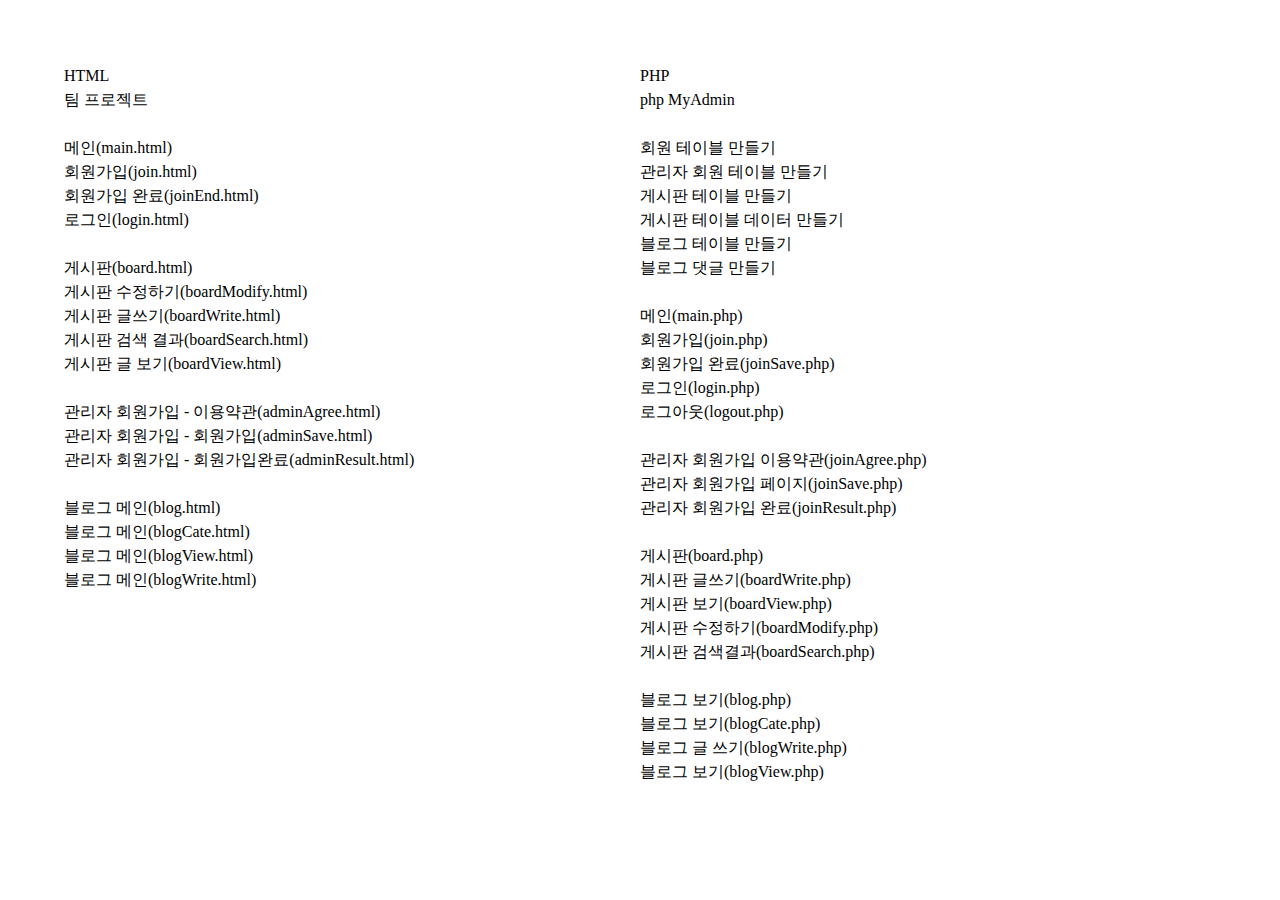
<file: index.html>
<!DOCTYPE html>
<html lang="ko">
<head>
    <meta charset="UTF-8">
    <meta http-equiv="X-UA-Compatible" content="IE=edge">
    <meta name="viewport" content="width=device-width, initial-scale=1.0">
    <title>PHP Class</title>
    <link rel="stylesheet" href="html/assets/css/style.css">
    <style>
        .wrap {
            padding: 5%;
            display: flex;
        }
        .wrap > div {
            width: 50%;
        }
        a:hover {
            text-decoration: underline;
            text-underline-position: under;
        }
    </style>
</head>
<body>
    <div>
        <div class="wrap">
            <div>
                <h2>HTML</h2>
                <ul>
                    <li><a href="back/index.html">팀 프로젝트</a></li><br>
                </ul>
                <ul>
                    <li><a href="html/main.html">메인(main.html)</a></li>
                    <li><a href="html/join.html">회원가입(join.html)</a></li>
                    <li><a href="html/joinEnd.html">회원가입 완료(joinEnd.html)</a></li>
                    <li><a href="html/login.html">로그인(login.html)</a></li><br>
                    <li><a href="html/board.html">게시판(board.html)</a></li>
                    <li><a href="html/boardModify.html">게시판 수정하기(boardModify.html)</a></li>
                    <li><a href="html/boardWrite.html">게시판 글쓰기(boardWrite.html)</a></li>
                    <li><a href="html/boardSearch.html">게시판 검색 결과(boardSearch.html)</a></li>
                    <li><a href="html/boardView.html">게시판 글 보기(boardView.html)</a></li><br>
                    <li><a href="html/adminAgree.html">관리자 회원가입 - 이용약관(adminAgree.html)</a></li>
                    <li><a href="html/adminSave.html">관리자 회원가입 - 회원가입(adminSave.html)</a></li>
                    <li><a href="html/adminResult.html">관리자 회원가입 - 회원가입완료(adminResult.html)</a></li><br>

                    <li><a href="html/blog.html">블로그 메인(blog.html)</a></li>
                    <li><a href="html/blogCate.html">블로그 메인(blogCate.html)</a></li>
                    <li><a href="html/blogView.html">블로그 메인(blogView.html)</a></li>
                    <li><a href="html/blogWrite.html">블로그 메인(blogWrite.html)</a></li>
                </ul>
            </div>
            <div>
                <h2>PHP</h2>
                <ul>
                    <li><a href="http://localhost/phpMyAdmin/index.php">php MyAdmin</a></li><br>
                    <li><a href="create/createMember.php">회원 테이블 만들기</a></li>
                    <li><a href="create/createAdminMember.php">관리자 회원 테이블 만들기</a></li>
                    <li><a href="create/createBoard.php">게시판 테이블 만들기</a></li>
                    <li><a href="create/createBoardData.php">게시판 테이블 데이터 만들기</a></li>
                    <li><a href="create/createBlog.php">블로그 테이블 만들기</a></li>
                    <li><a href="create/createBlogComment.php">블로그 댓글 만들기</a></li>
                </ul><br>
                <ul>
                    <li><a href="main/main.php">메인(main.php)</a></li>
                    <li><a href="join/join.php">회원가입(join.php)</a></li>
                    <li><a href="join/joinSave.php">회원가입 완료(joinSave.php)</a></li>
                    <li><a href="login/login.php">로그인(login.php)</a></li>
                    <li><a href="login/logout.php">로그아웃(logout.php)</a></li><br>
                    <li><a href="admin/joinAgree.php">관리자 회원가입 이용약관(joinAgree.php)</a></li>
                    <li><a href="admin/joinSave.php">관리자 회원가입 페이지(joinSave.php)</a></li>
                    <li><a href="admin/joinResult.php">관리자 회원가입 완료(joinResult.php)</a></li><br>

                    <li><a href="board/board.php">게시판(board.php)</a></li>
                    <li><a href="board/boardWrite.php">게시판 글쓰기(boardWrite.php)</a></li>
                    <li><a href="board/boardView.php">게시판 보기(boardView.php)</a></li>
                    <li><a href="board/boardModify.php">게시판 수정하기(boardModify.php)</a></li>
                    <li><a href="board/boardSearch.php">게시판 검색결과(boardSearch.php)</a></li><br>

                    <li><a href="blog/blog.php">블로그 보기(blog.php)</a></li>
                    <li><a href="blog/blogCate.php">블로그 보기(blogCate.php)</a></li>
                    <li><a href="blog/blogWrite.php">블로그 글 쓰기(blogWrite.php)</a></li>
                    <li><a href="blog/blogView.php">블로그 보기(blogView.php)</a></li>
                </ul>
            </div>
        </div>
    </div>
</body>
</html>
</file>
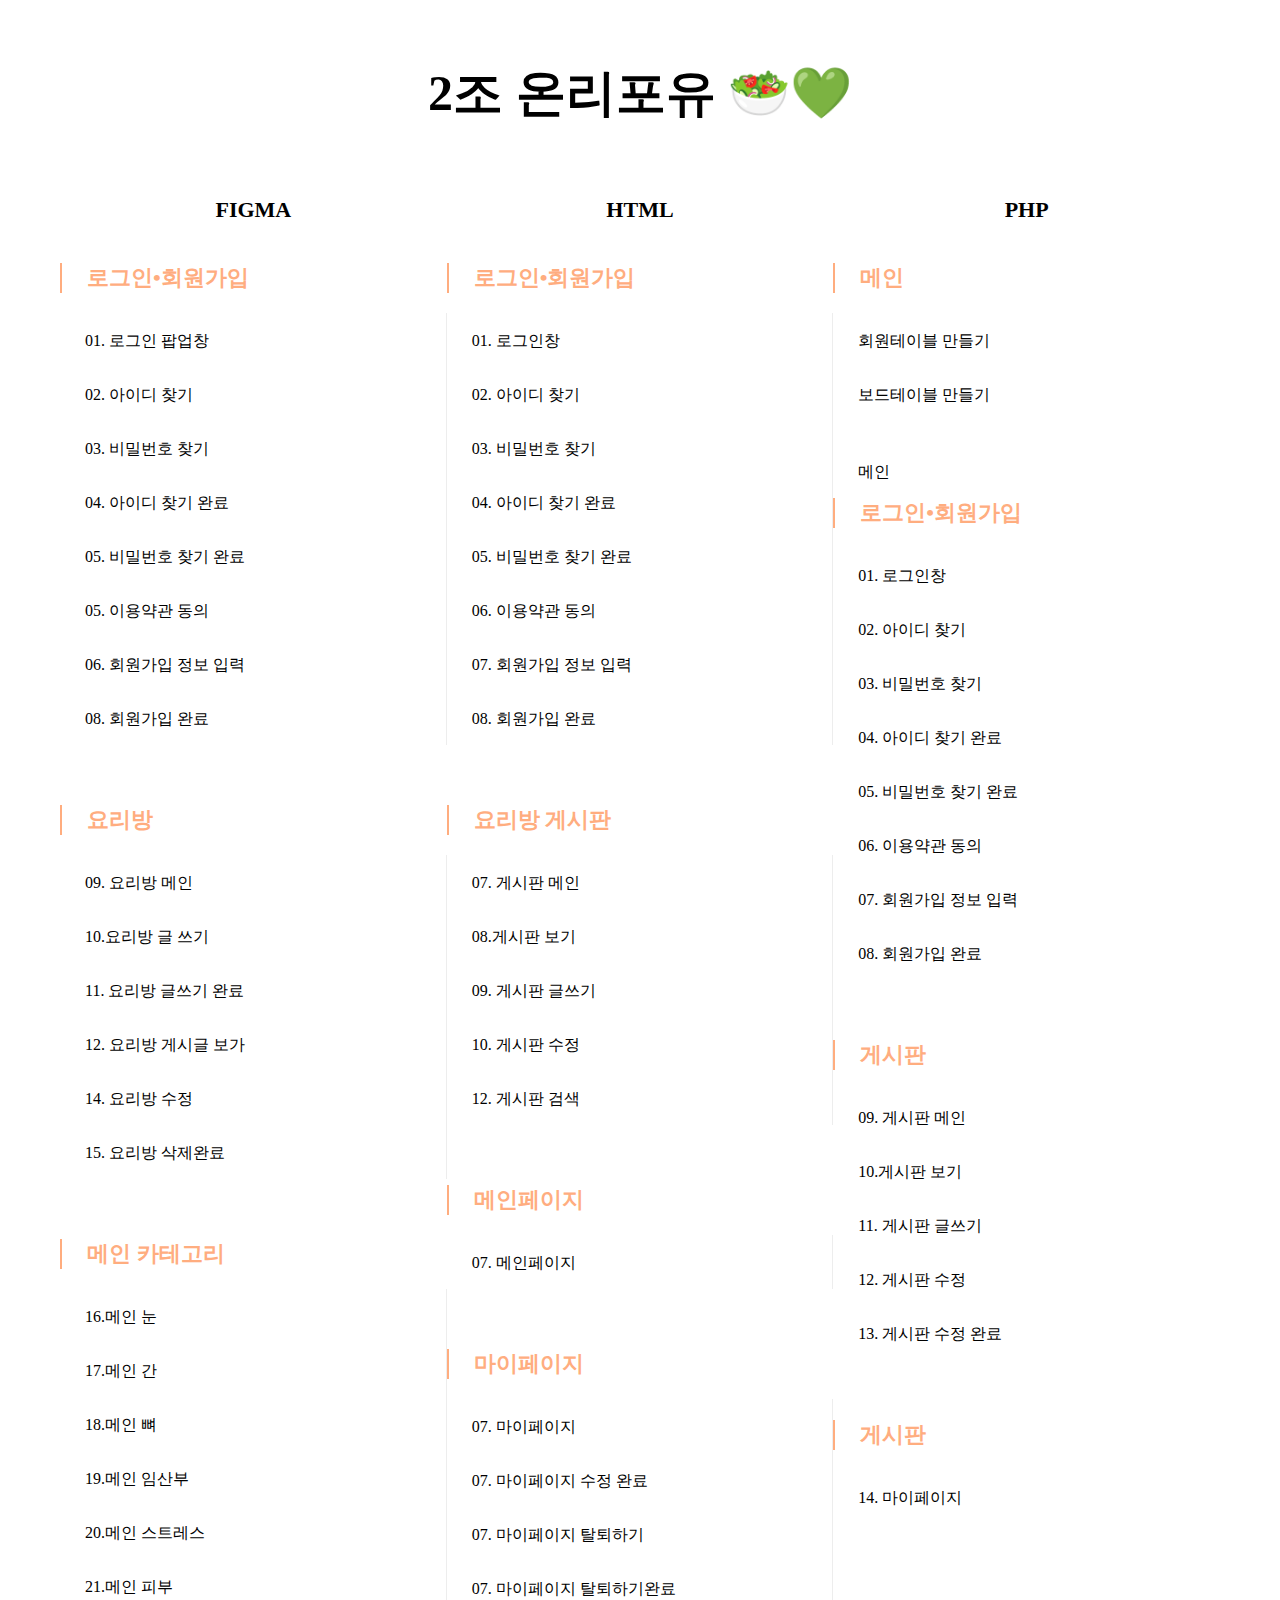
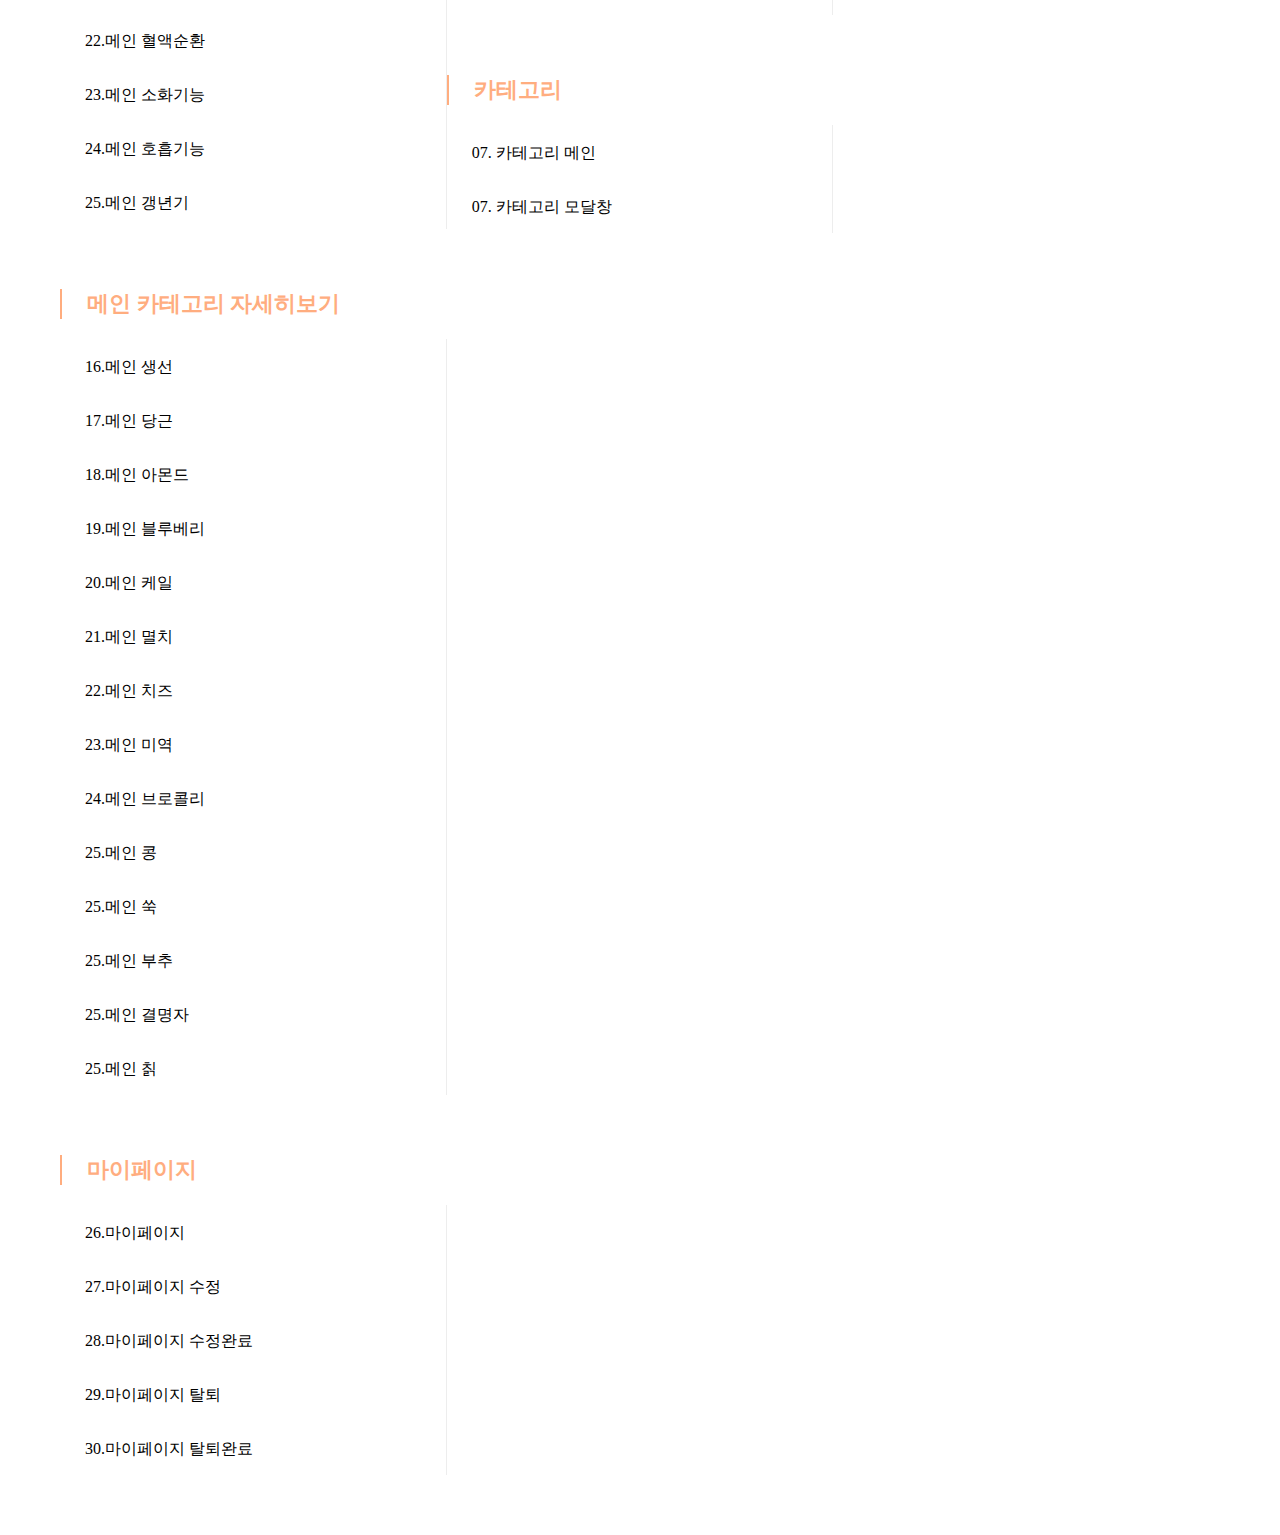
<file: back/index.html>
<!DOCTYPE html>
<html lang="ko">
<head>
    <meta charset="UTF-8">
    <meta http-equiv="X-UA-Compatible" content="IE=edge">
    <meta name="viewport" content="width=device-width, initial-scale=1.0">
    <title> 온리포유 인덱스 </title>
    <style>
        @import url('https://webfontworld.github.io/sandbox/SBAggro.css');

        
        * {
            margin: 0;
            padding: 0;
        }
        body {
            margin: 0 auto;
            font-family: 'SBAggro';
            font-weight: 700;
            font-size: 40px;
        }
        a {
            text-decoration: none;
            text-transform: uppercase;
            color: #000;
        }

        ul,li {
            list-style: none;
        }

        .wrap {
            display: flex;
            justify-content: space-between;
            max-width: 1160px;
            margin: 0 auto;
        }

        .html, .php, .figma {
            width: 33.333%;
            margin: 0 auto;
            text-align: center;
            font-family: 'SBAggro';
            font-weight: bold;
            color: #FFAD7F;
            position: relative;
            /* padding: 40px; */
        }

        .hover {
            color: #000;
            margin-bottom: 40px;
            font-size: 22px;
        }
        .hover:hover {
            color: #FFAD7F;
        }

        /* 전체 */
        .AllTopDown{
            padding: 60px 0;
        }

        .wrap div:nth-child(3) .F_cont ul{
            border-right:none;
        }

        /* 피그마 : 로그인 */
        .F_cont ul{
            border-right:0.5px solid #ededed;
            padding: 0 25px;
        }
        
        .F_cont h2 {
            font-size: 22px;
            font-family: 'SBAggro';
            font-weight: bold;
            margin-bottom: 20px;
            text-align: left;
            padding: 0 25px;
            border-left: 2px solid #FFAD7F;
        }
        .F_cont ul {
            text-align: left;
            font-size: 20px;
            margin-bottom: 60px;
        }
        .F_cont ul:last-child {
            margin-bottom: 0px;
        }
        .F_cont ul li {
            /* border-bottom: Dashed 1px #ededed; */
            padding: 15px 0;
        }
        .F_cont ul li a {
            font-weight: normal;
            font-size: 16px;
        }
        .F_cont ul li:hover {
            background: #EBFFB3;
            border-radius: 50px;
            padding: 15px 0px 15px 51px;
            transition: 0.25s;
            backdrop-filter: blur(8px);
        }
        .F_cont ul li:hover a{
            color: #35bf13;
        }
        .F_cont ul li:not(:hover){
            transition: 0.25s;
        }

        /* 이미지 */
        .sticker{
            position: absolute;
            top: 0;
            left: 0;
            width: 100%;
            height: 100%;
            z-index: -1000;
        }
        .sticker img{
            position: fixed;
            opacity: 0.2;
        }
        .sticker img:nth-child(1){bottom: 180px; left: 426px; transform: scale(1.9);}
        .sticker img:nth-child(2){top: 525px; right: 224px; transform: scale(1.3);}
        .sticker img:nth-child(3){top: 240px; left: 29px; filter: blur(1px);}
        .sticker img:nth-child(4){top: 46px; right: 130px; transform: scale(1.1);}
        .sticker img:nth-child(5){bottom: 28px; left: 216px; filter: blur(3px); filter: blur(2px);}
        .sticker img:nth-child(6){top: -344px; right: 187px; transform: rotate(45deg);}

    </style>
</head>
<body class="AllTopDown">
    <h2 style="text-align: center; font-size:50px; font-family: 'SBAggro'; margin-bottom: 70px;">2조 온리포유 🥗💚</h2>
    <div class="wrap">
        <div class="figma">
            <a href="https://www.figma.com/file/y6coUdQsPECCuQpi5a4rx5/%ED%8C%80%ED%94%8C?node-id=0%3A1&t=bHNhr4exW1EVqtXm-1" target="_blank"><h2 class="hover">Figma</h2></a>
            <div class="F_cont">
                <h2>로그인•회원가입</h2>
                <ul class="F_login">
                    <li><a href="figma/Figma_login/F_login.html">01. 로그인 팝업창</a></li>
                    <li><a href="figma/Figma_login/F_ID.html">02. 아이디 찾기</a></li>
                    <li><a href="figma/Figma_login/F_password.html">03. 비밀번호 찾기</a></li>
                    <li><a href="figma/Figma_login/F_ID_clear.html">04. 아이디 찾기 완료</a></li>
                    <li><a href="figma/Figma_login/F_password_clear.html">05. 비밀번호 찾기 완료</a></li>
                    <li><a href="figma/Figma_login/F_OK.html">05. 이용약관 동의</a></li>
                    <li><a href="figma/Figma_login/F_OK.html">06. 회원가입 정보 입력</a></li>
                    <li><a href="figma/Figma_login/F_clear.html">08. 회원가입 완료</a></li>
                </ul>
                <h2>요리방 </h2>
                <ul class="F_board">
                    <li><a href="Figma/Figma_notion/F_board.html">09. 요리방 메인</a></li>
                    <li><a href="Figma/Figma_notion/F_boardOK.html">10.요리방 글 쓰기</a></li>
                    <li><a href="Figma/Figma_notion/F_boardWhiteOk.html">11. 요리방 글쓰기 완료</a></li>
                    <li><a href="Figma/Figma_notion/F_boardView.html">12. 요리방 게시글 보가</a></li>
                    <li><a href="Figma/Figma_notion/F_boardNOT.html">14. 요리방 수정</a></li>
                    <li><a href="Figma/Figma_notion/F_boardDtbye.html">15. 요리방 삭제완료</a></li>
                </ul>
                <h2>메인 카테고리</h2>
                <ul class="F_main">
                    <li><a href="figma/Figma_main/F_mainEye.html">16.메인 눈</a></li>
                    <li><a href="figma/Figma_main/F_mainLiver.html">17.메인 간</a></li>
                    <li><a href="figma/Figma_main/F_mainBorn.html">18.메인 뼈</a></li>
                    <li><a href="figma/Figma_main/F_mainPregnant.html">19.메인 임산부</a></li>
                    <li><a href="figma/Figma_main/F_mainStress.html">20.메인 스트레스</a></li>
                    <li><a href="figma/Figma_main/F_mainSkin.html">21.메인 피부</a></li>
                    <li><a href="figma/Figma_main/F_mainBlood.html">22.메인 혈액순환</a.</li>
                    <li><a href="figma/Figma_main/F_mainDigestive.html">23.메인 소화기능</a></li>
                    <li><a href="figma/Figma_main/F_mainBreathing.html">24.메인 호흡기능</a></li>
                    <li><a href="figma/Figma_main/F_mainWomen.html">25.메인 갱년기</a></li>
                </ul>
                <h2>메인 카테고리 자세히보기</h2>
                <ul class="F_main">
                    <li><a href="figma/Figma_mainFood/F_mainFish.html">16.메인 생선</a></li>
                    <li><a href="figma/Figma_mainFood/F_mainCarrot.html">17.메인 당근</a></li>
                    <li><a href="figma/Figma_mainFood/F_mainAmond.html">18.메인 아몬드</a></li>
                    <li><a href="figma/Figma_mainFood/F_mainBlueberry.html">19.메인 블루베리</a></li>
                    <li><a href="figma/Figma_mainFood/F_mainkale.html">20.메인 케일</a></li>
                    <li><a href="figma/Figma_mainFood/F_mainAnchovy.html">21.메인 멸치</a></li>
                    <li><a href="figma/Figma_mainFood/F_mainCheese.html">22.메인 치즈</a.</li>
                    <li><a href="figma/Figma_mainFood/F_mainSeaweed.html">23.메인 미역</a></li>
                    <li><a href="figma/Figma_mainFood/F_mainBroccoli.html">24.메인 브로콜리</a></li>
                    <li><a href="figma/Figma_mainFood/F_mainBean.html">25.메인 콩</a></li>
                    <li><a href="figma/Figma_mainFood/F_mainMugwort.html">25.메인 쑥</a></li>
                    <li><a href="figma/Figma_mainFood/F_mainleek.html">25.메인 부추</a></li>
                    <li><a href="figma/Figma_mainFood/F_mainKyul.html">25.메인 결명자</a></li>
                    <li><a href="figma/Figma_mainFood/F_mainkudzu.html">25.메인 칡</a></li>
                </ul>
                <h2>마이페이지</h2>
                <ul class="F_mypage">
                    <li><a href="figma/Figma_mypage/F_mypage.html">26.마이페이지</a></li>
                    <li><a href="figma/Figma_mypage/F_mypageModify.html">27.마이페이지 수정</a></li>
                    <li><a href="figma/Figma_mypage/F_mypageModifyOk.html">28.마이페이지 수정완료</a></li>
                    <li><a href="figma/Figma_mypage/F_mypageWithdraw.html">29.마이페이지 탈퇴</a></li>
                    <li><a href="figma/Figma_mypage/F_mypageWithdrawOk.html">30.마이페이지 탈퇴완료</a></li>
                </ul>
            </div>
        </div>
        <div class="html">
            <a href="#"><h2 class="hover">html</h2></a>
            <div class="F_cont">
                <h2>로그인•회원가입</h2>
                <ul class="login">
                    <li><a href="html/login/login.html">01. 로그인창</a></li>
                    <li><a href="html/login/loginfind.html">02. 아이디 찾기</a></li>
                    <li><a href="html/login/passwordfind.html">03. 비밀번호 찾기</a></li>
                    <li><a href="html/login/loginfindResult.html">04. 아이디 찾기 완료</a></li>
                    <li><a href="html/login/passwordresult.html">05. 비밀번호 찾기 완료</a></li>
                    <li><a href="html/join/joinTerms.html">06. 이용약관 동의</a></li>
                    <li><a href="html/join/join.html">07. 회원가입 정보 입력</a></li>
                    <li><a href="html/join/joinEnd.html">08. 회원가입 완료</a></li>
                </ul>
                <h2>요리방 게시판</h2>
                <ul class="board">
                    <li><a href="html/board/board.html">07. 게시판 메인</a></li>
                    <li><a href="html/board/boardView.html">08.게시판 보기</a></li>
                    <li><a href="html/board/boardWrite.html">09. 게시판 글쓰기</a></li>
                    <li><a href="html/board/boardModifyReal.html">10. 게시판 수정</a></li>
                    <li><a href="html/board/board.html">12. 게시판 검색</a></li>
                </ul>
                <h2>메인페이지</h2>
                <ul class="main">
                    <li><a href="html/main/main.html">07. 메인페이지</a></li>
                </ul>
                <h2>마이페이지</h2>
                <ul class="mypage">
                    <li><a href="html/mypage/mypageModify.html">07. 마이페이지</a></li>
                    <li><a href="html/mypage/mypageModifyOk.html">07. 마이페이지 수정 완료</a></li>
                    <li><a href="html/mypage/mypageWithdraw.html">07. 마이페이지 탈퇴하기</a></li>
                    <li><a href="html/mypage/mypageWithdrawOk.html">07. 마이페이지 탈퇴하기완료</a></li>
                </ul>
                <h2>카테고리</h2>
                <ul class="Categorie">
                    <li><a href="html/Categorie/category.html">07. 카테고리 메인</a></li>
                    <li><a href="html/Categorie/Categoriemodal.html">07. 카테고리 모달창</a></li>
                </ul>
            </div>
        </div>
        <div class="php"> 
            <a href="#"><h2 class="hover">PHP</h2></a>
            <div class="F_cont">
                <h2>메인</h2>
                <ul>
                    <li><a href="php/create/createMember.php">회원테이블 만들기</a></li>
                    <li><a href="php/create/createBoard.php">보드테이블 만들기</a></li><br>
                    <li><a href="php/main/main.php">메인</a></li>
                </ul>
            </div>
            <div class="F_cont">
                <h2>로그인•회원가입</h2>
                <ul class="P_login">
                    <li><a href="php/login/login.php">01. 로그인창</a></li>
                    <li><a href="php/login/loginfind.php">02. 아이디 찾기</a></li>
                    <li><a href="php/login/passwordfind.php">03. 비밀번호 찾기</a></li>
                    <li><a href="php/login/loginfindResult.php">04. 아이디 찾기 완료</a></li>
                    <li><a href="php/login/passwordresult.php">05. 비밀번호 찾기 완료</a></li>
                    <li><a href="php/join/joinTerms.php">06. 이용약관 동의</a></li>
                    <li><a href="php/join/join.php">07. 회원가입 정보 입력</a></li>
                    <li><a href="php/join/joinEnd.php">08. 회원가입 완료</a></li>
                </ul>
                <h2>게시판</h2>
                <ul class="P_board">
                    <li><a href="php/board/board.php">09. 게시판 메인</a></li>
                    <li><a href="php/board/boardView.php">10.게시판 보기</a></li>
                    <li><a href="php/board/boardWrite.php">11. 게시판 글쓰기</a></li>
                    <li><a href="php/board/boardModify.php">12. 게시판 수정</a></li>
                    <li><a href="php/board/boardModifySave.php">13. 게시판 수정 완료</a></li>
                </ul>
                <h2>게시판</h2>
                <ul class="P_mypage">
                    <li><a href="php/mypage/mypage.php">14. 마이페이지</a></li>
                </ul>
            </div>
        </div>
    </div>
</body>
</html>
</file>
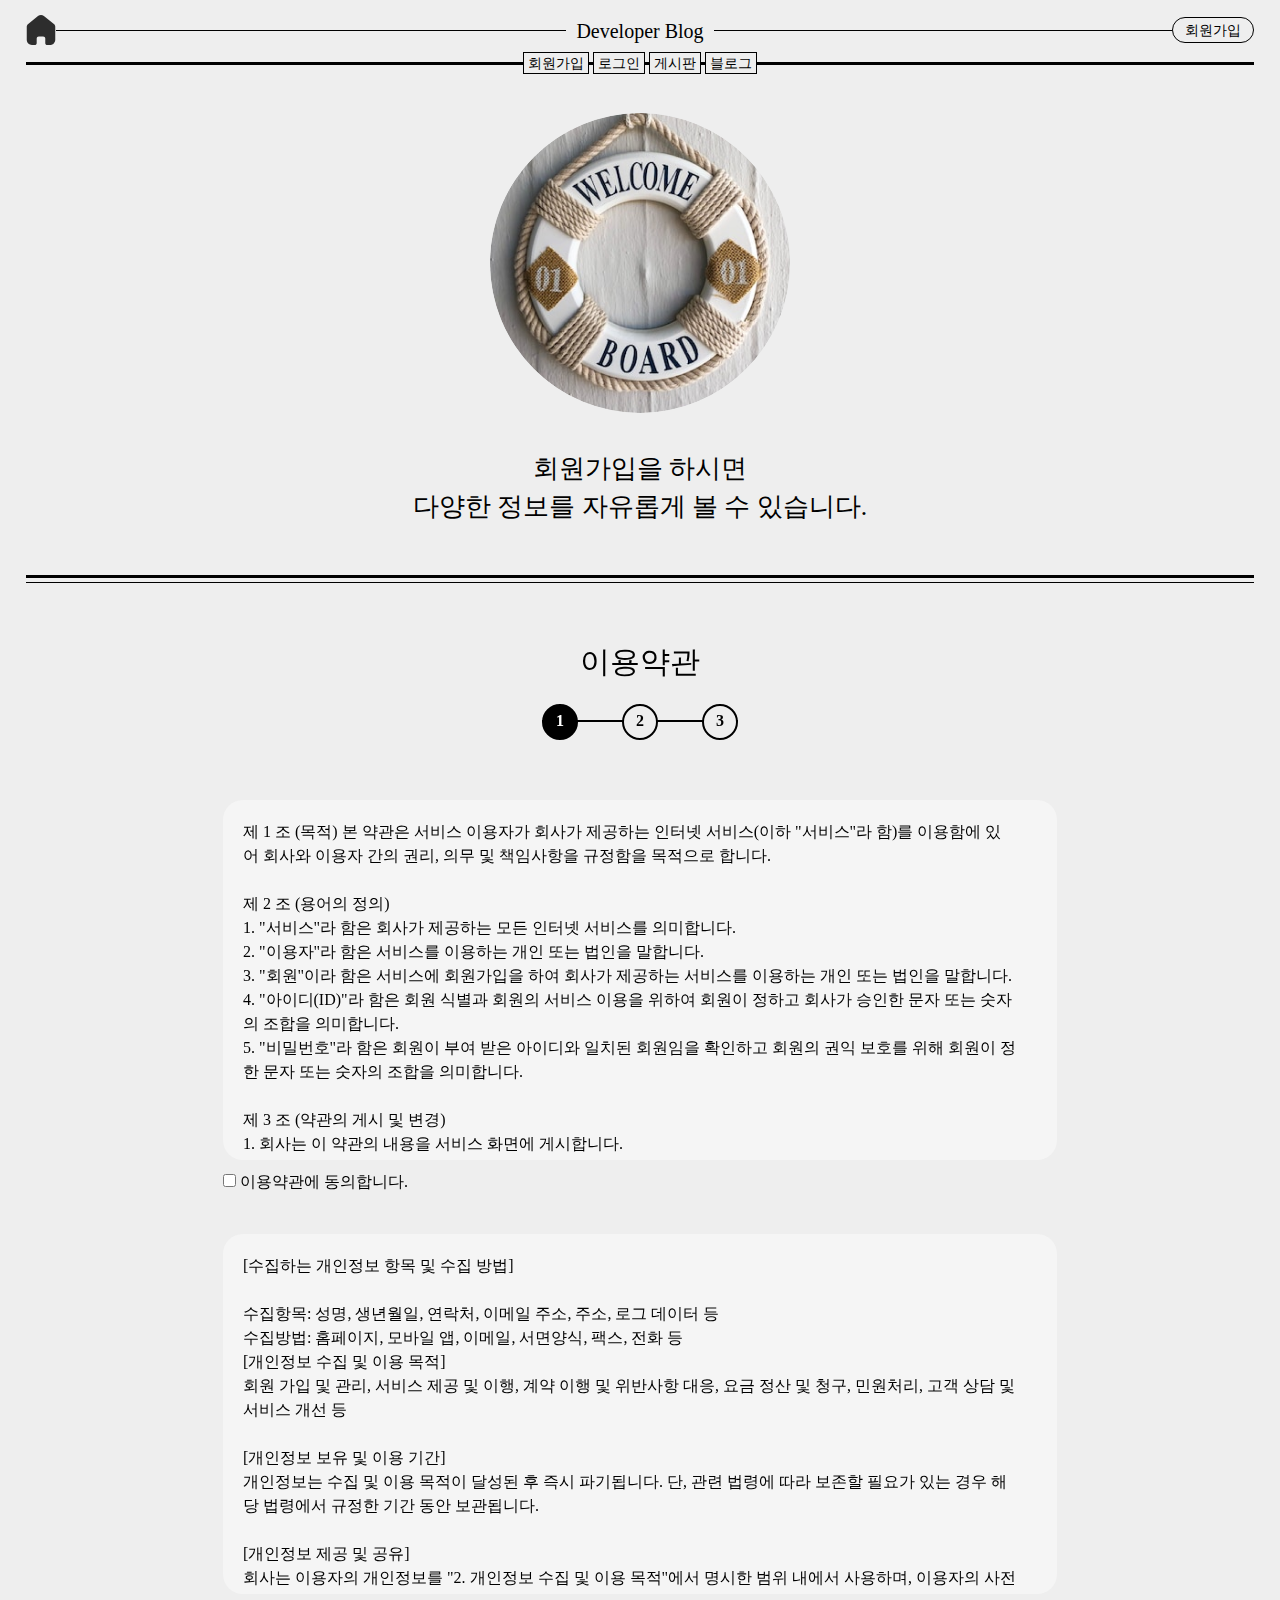
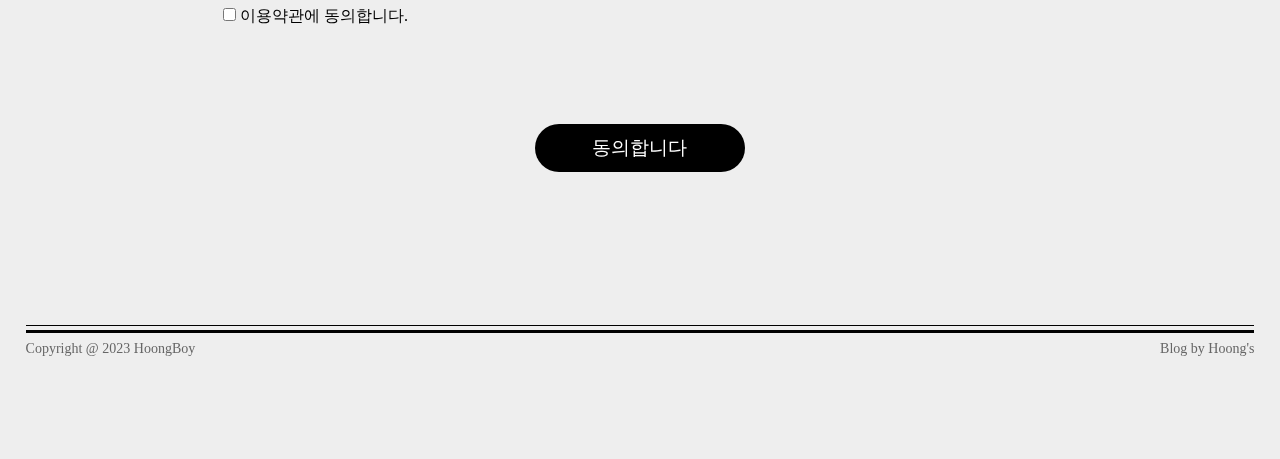
<file: html/adminAgree.html>
<!DOCTYPE html>
<html lang="en">
<head>
    <meta charset="UTF-8">
    <meta http-equiv="X-UA-Compatible" content="IE=edge">
    <meta name="viewport" content="width=device-width, initial-scale=1.0">
    <title>관리자 회원가입 이용약관</title>

    <!-- CSS -->
    <link rel="stylesheet" href="assets/css/style.css">

    <!-- SCRIPT -->
    <script defer src="assets/js/common.js"></script>
    
</head>
<body class="gray">
    
    <div id="skip">
        <a href="#header">헤더 영역 바로가기</a>
        <a href="#main">컨텐츠 영역 바로가기</a>
        <a href="#footer">푸터 영역 바로가기</a>
    </div>
    <!-- //skip -->

    <header id="header">
        <div class="header__inner container">
            <div class="left">
                <a href="../index.html" class="star">
                    <span class="blind">메인으로</span>
                </a>
            </div>
            <h1 class="logo"><a href="main.html">Developer Blog</a></h1>
            <div class="right">
                <ul>
                    <li><a href="join.html">회원가입</a></li>
                </ul>
            </div>
        </div>
        <nav class="nav__inner">
            <ul>
                <li><a href="join.html">회원가입</a></li>
                <li><a href="login.html">로그인</a></li>
                <li><a href="board.html">게시판</a></li>
                <li><a href="blog.html">블로그</a></li>
            </ul>
        </nav>
    </header>
    <!-- //header -->

    <main id="main" class="container">
        <div class="intro__inner center bmStyle">
            <picture class="intro__images">
                <source srcset="assets/img/join01.png, assets/img/join01@2x.png 2x, assets/img/join01@3x.png 3x" />
                <img src="assets/img/join01.png" alt="회원가입 이미지">
            </picture>
            <p class="intro__text">
                회원가입을 하시면<br> 다양한 정보를 자유롭게 볼 수 있습니다.
            </p>
        </div>
        <!-- intro__inner -->

        <div class="join__inner">
            <h2>이용약관</h2>
            <div class="index">
                <ul>
                    <li class="active">1</li>
                    <li>2</li>
                    <li>3</li>
                </ul>
            </div>
            <div class="join__agree">
                <div class="join__term">
                    <span>
                        제 1 조 (목적) 본 약관은 서비스 이용자가 회사가 제공하는 인터넷 서비스(이하 "서비스"라 함)를 이용함에 있어 회사와 이용자 간의 권리, 의무 및 책임사항을 규정함을 목적으로 합니다.<br><br>
                        제 2 조 (용어의 정의)<br>
                        1. "서비스"라 함은 회사가 제공하는 모든 인터넷 서비스를 의미합니다.<br>
                        2. "이용자"라 함은 서비스를 이용하는 개인 또는 법인을 말합니다.<br>
                        3. "회원"이라 함은 서비스에 회원가입을 하여 회사가 제공하는 서비스를 이용하는 개인 또는 법인을 말합니다.<br>
                        4. "아이디(ID)"라 함은 회원 식별과 회원의 서비스 이용을 위하여 회원이 정하고 회사가 승인한 문자 또는 숫자의 조합을 의미합니다.<br>
                        5. "비밀번호"라 함은 회원이 부여 받은 아이디와 일치된 회원임을 확인하고 회원의 권익 보호를 위해 회원이 정한 문자 또는 숫자의 조합을 의미합니다.<br><br>
                        제 3 조 (약관의 게시 및 변경)<br>
                        1. 회사는 이 약관의 내용을 서비스 화면에 게시합니다.<br>
                        2. 회사는 필요하면 약관을 변경할 수 있으며, 변경된 약관은 서비스 초기 화면에 게시함으로써 효력이 발생됩니다.<br>
                        3. 회원은 약관의 변경사항에 대해 동의하지 않을 수 있으며, 동의하지 않을 경우 회원 탈퇴를 요청할 수 있습니다.<br><br>
                        제 4 조 (이용계약의 성립)<br>
                        서비스 이용계약은 이용자가 약관의 내용에 대해 동의하고 회원가입 신청을 하면 회사가 승낙함으로써 성립합니다.<br>
                        회사는 이용자의 신청에 대해 회원가입을 승낙함을 원칙으로 하나, 필요한 경우 승낙을 유보할 수 있습니다.<br><br>
                        제 5 조 (서비스 이용 신청)<br>
                        이용자는 회사가 정한 가입 양식에 따라 회원 정보를 기입한 후 회원가입 신청을 합니다.<br>
                        회사는 이용자가 회원가입 신청서의 모든 내용을 성실히 기재하고, 이 약관에 동의한 경우에만 회원가입을 승낙합니다.<br>
                        회사는 회원의 가입 신청에 대해 승낙함
                    </span>
                </div>
                <div class="term__agree">
                    <input type="checkbox" name="term__agree" value="agree"> 이용약관에 동의합니다.
                </div>
                <div class="join__term">
                    <span>
                        [수집하는 개인정보 항목 및 수집 방법]<br><br>
                        수집항목: 성명, 생년월일, 연락처, 이메일 주소, 주소, 로그 데이터 등<br>
                        수집방법: 홈페이지, 모바일 앱, 이메일, 서면양식, 팩스, 전화 등<br>
                        [개인정보 수집 및 이용 목적]<br>
                        회원 가입 및 관리, 서비스 제공 및 이행, 계약 이행 및 위반사항 대응, 요금 정산 및 청구, 민원처리, 고객 상담 및 서비스 개선 등<br><br>
                        [개인정보 보유 및 이용 기간]<br>
                        개인정보는 수집 및 이용 목적이 달성된 후 즉시 파기됩니다. 단, 관련 법령에 따라 보존할 필요가 있는 경우 해당 법령에서 규정한 기간 동안 보관됩니다.<br><br>
                        [개인정보 제공 및 공유]<br>
                        회사는 이용자의 개인정보를 "2. 개인정보 수집 및 이용 목적"에서 명시한 범위 내에서 사용하며, 이용자의 사전 동의 없이는 해당 범위를 초과하여 이용하거나 타인 또는 타기업/기관에 제공하지 않습니다. 단, 이용자의 동의가 있거나 법령에서 정한 경우에는 예외로 합니다.<br><br>
                        [개인정보 취급 위탁]<br>
                        회사는 이용자의 개인정보를 외부 업체에 위탁하여 처리할 수 있습니다. 이 경우 위탁계약 등을 통하여 개인정보보호 관련 법령을 준수하도록 하겠습니다.<br><br>
                        [이용자의 권리와 그 행사방법]<br>
                        이용자는 언제든지 자신의 개인정보를 조회하거나 수정할 수 있습니다. 또한 개인정보의 오류에 대한 정정을 요청할 수 있으며, 개인정보 삭제를 요청할 수 있습니다.<br>
                        이용자는 개인정보 처리에 대한 동의 철회를 할 수 있으며, 동의 철회를 요청하는 경우 즉시 회사에서 처리하겠습니다.<br><br>
                        [개인정보 관리 책임자]<br>
                        회사는 이용자들의 개인정보를 보호하고 개인정보와 관련한 불만 처리 등을 위해 아래와 같이 개인정보 관리책임자를 지정하고 있습니다.<br>
                        이름: ○○○<br>
                        이메일: ○○○
                    </span>
                </div>
                <div class="term__agree">
                    <input type="checkbox" name="term__agree" value="agree"> 이용약관에 동의합니다.
                </div>
                <div class="button">
                    <button class="btnStyle">동의합니다</button>
                </div>
            </div>
        </div>
    </main>
    <!-- //main -->

    <footer id="footer">
        <div class="footer__inner container btStyle mb100">
            <div>Copyright @ 2023 HoongBoy</div>
            <div>Blog by Hoong's</div>
        </div>
    </footer>
    <!-- //footer -->
</body>
</html>
</file>
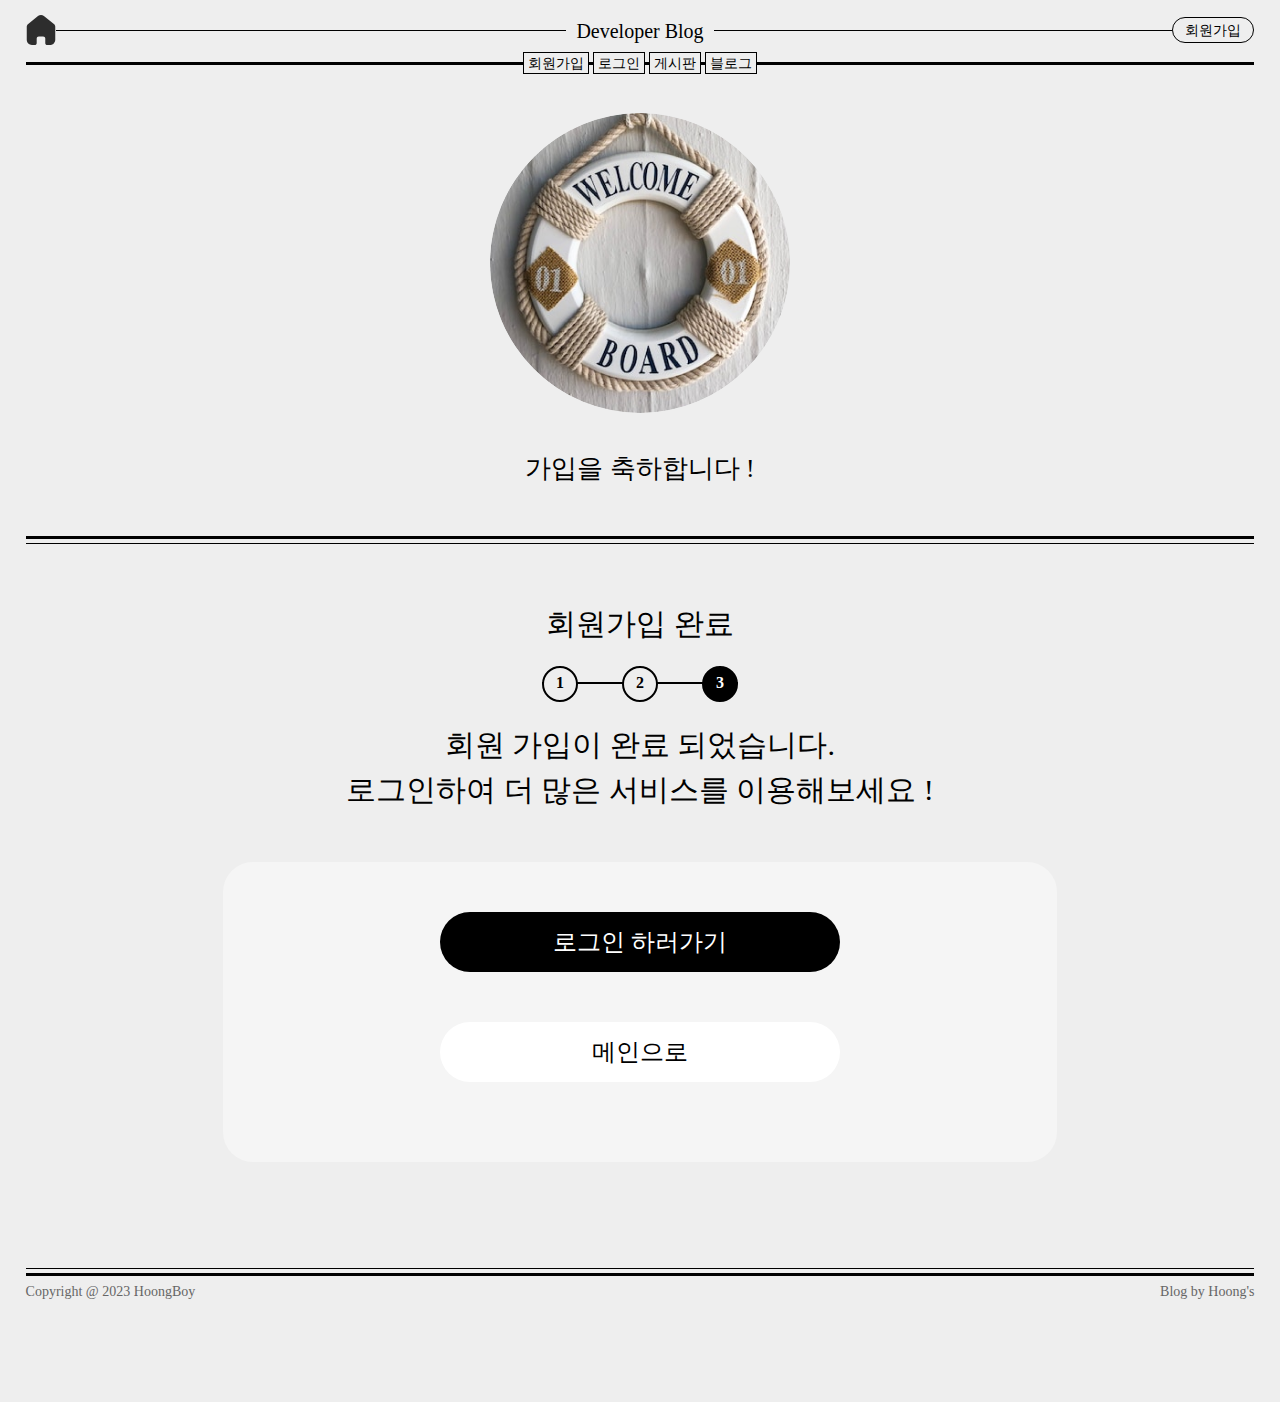
<file: html/adminResult.html>
<!DOCTYPE html>
<html lang="en">
<head>
    <meta charset="UTF-8">
    <meta http-equiv="X-UA-Compatible" content="IE=edge">
    <meta name="viewport" content="width=device-width, initial-scale=1.0">
    <title>회원가입 페이지</title>

    <!-- CSS -->
    <link rel="stylesheet" href="assets/css/style.css">

    <!-- SCRIPT -->
    <script defer src="assets/js/common.js"></script>
    
</head>
<body class="gray">
    
    <div id="skip">
        <a href="#header">헤더 영역 바로가기</a>
        <a href="#main">컨텐츠 영역 바로가기</a>
        <a href="#footer">푸터 영역 바로가기</a>
    </div>
    <!-- //skip -->

    <header id="header">
        <div class="header__inner container">
            <div class="left">
                <a href="../index.html" class="star">
                    <span class="blind">메인으로</span>
                </a>
            </div>
            <h1 class="logo"><a href="main.html">Developer Blog</a></h1>
            <div class="right">
                <ul>
                    <li><a href="join.html">회원가입</a></li>
                </ul>
            </div>
        </div>
        <nav class="nav__inner">
            <ul>
                <li><a href="join.html">회원가입</a></li>
                <li><a href="login.html">로그인</a></li>
                <li><a href="board.html">게시판</a></li>
                <li><a href="blog.html">블로그</a></li>
            </ul>
        </nav>
    </header>
    <!-- //header -->

    <main id="main" class="container">
        <div class="intro__inner center bmStyle">
            <picture class="intro__images">
                <source srcset="assets/img/join01.png, assets/img/join01@2x.png 2x, assets/img/join01@3x.png 3x" />
                <img src="assets/img/join01.png" alt="회원가입 이미지">
            </picture>
            <p class="intro__text">
                가입을 축하합니다 !
            </p>
        </div>
        <!-- intro__inner -->

        <div class="join__inner">
            <h2>회원가입 완료</h2>
            <div class="index">
                <ul>
                    <li>1</li>
                    <li>2</li>
                    <li class="active">3</li>
                </ul>
            </div>
            <p class="welcomemsg">회원 가입이 완료 되었습니다.<br>로그인하여 더 많은 서비스를 이용해보세요 !</p>
            <div class="login__box">
                <ul>
                    <li><a href="login.html">로그인 하러가기</a></li>
                    <li><a href="main.html">메인으로</a></li>
                </ul>
            </div>
        </div>
    </main>
    <!-- //main -->

    <footer id="footer">
        <div class="footer__inner container btStyle mb100">
            <div>Copyright @ 2023 HoongBoy</div>
            <div>Blog by Hoong's</div>
        </div>
    </footer>
    <!-- //footer -->
</body>
</html>
</file>
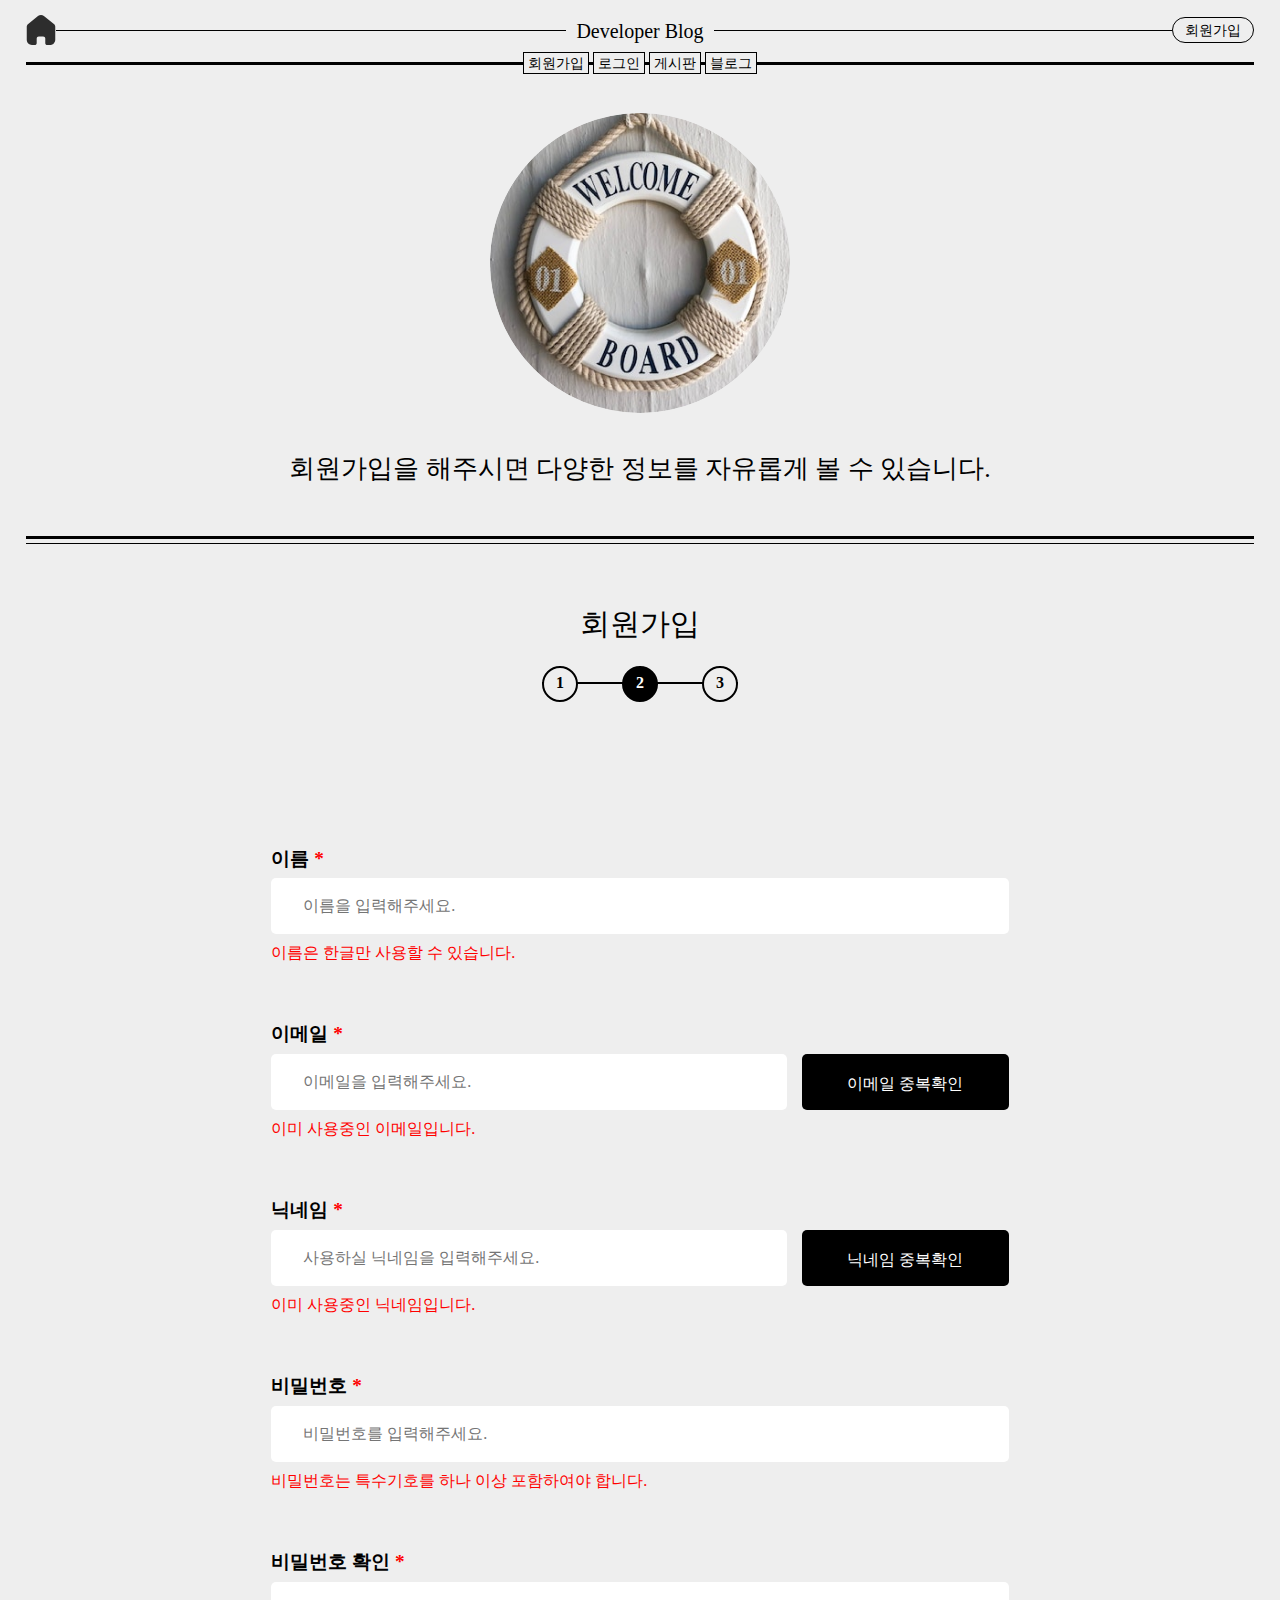
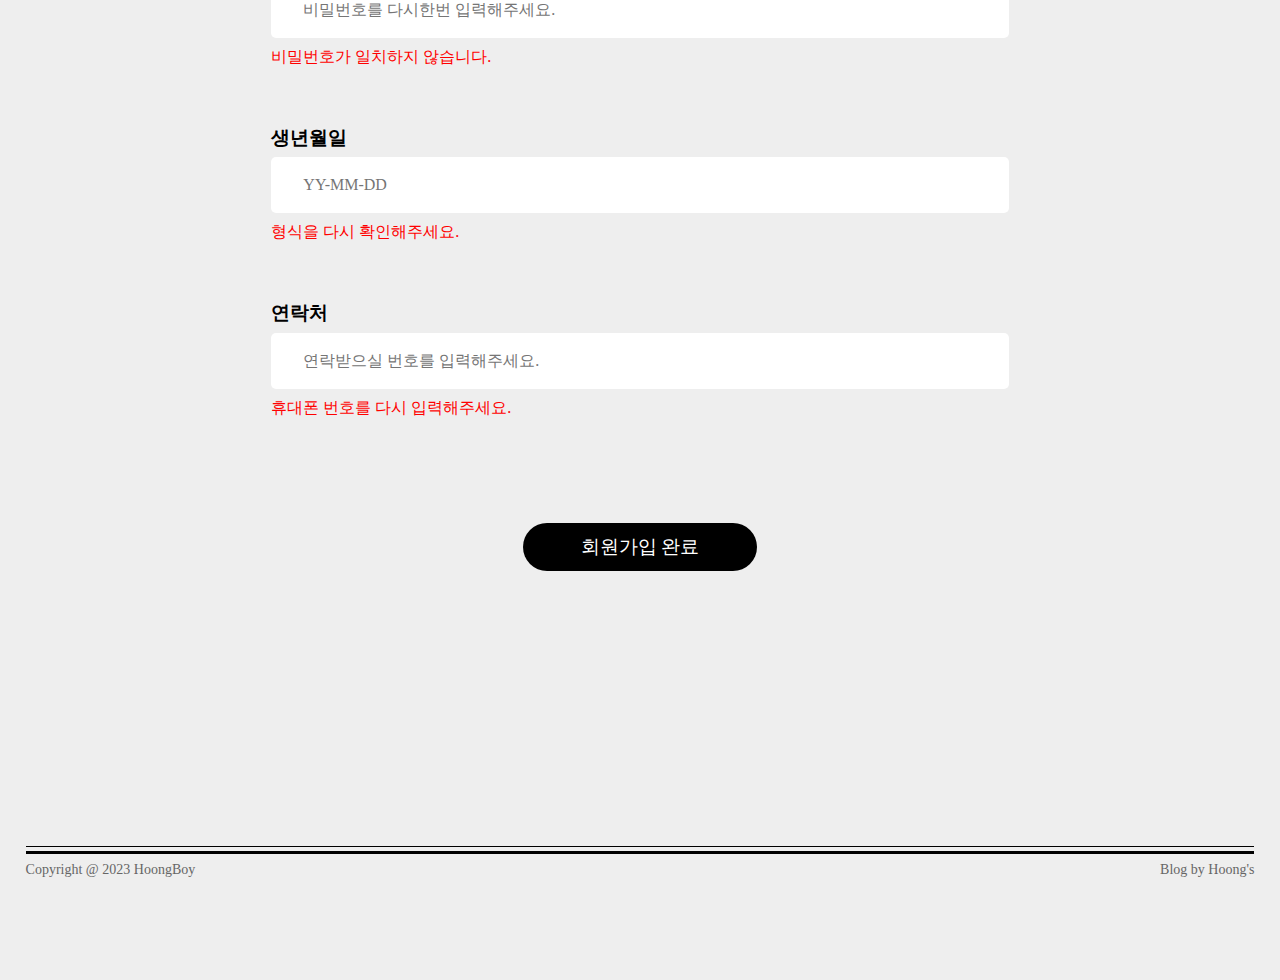
<file: html/adminSave.html>
<!DOCTYPE html>
<html lang="en">
<head>
    <meta charset="UTF-8">
    <meta http-equiv="X-UA-Compatible" content="IE=edge">
    <meta name="viewport" content="width=device-width, initial-scale=1.0">
    <title>회원가입 페이지</title>

    <!-- CSS -->
    <link rel="stylesheet" href="assets/css/style.css">

    <!-- SCRIPT -->
    <script defer src="assets/js/common.js"></script>
    
</head>
<body class="gray">
    
    <div id="skip">
        <a href="#header">헤더 영역 바로가기</a>
        <a href="#main">컨텐츠 영역 바로가기</a>
        <a href="#footer">푸터 영역 바로가기</a>
    </div>
    <!-- //skip -->

    <header id="header">
        <div class="header__inner container">
            <div class="left">
                <a href="../index.html" class="star">
                    <span class="blind">메인으로</span>
                </a>
            </div>
            <h1 class="logo"><a href="main.html">Developer Blog</a></h1>
            <div class="right">
                <ul>
                    <li><a href="join.html">회원가입</a></li>
                </ul>
            </div>
        </div>
        <nav class="nav__inner">
            <ul>
                <li><a href="join.html">회원가입</a></li>
                <li><a href="login.html">로그인</a></li>
                <li><a href="board.html">게시판</a></li>
                <li><a href="blog.html">블로그</a></li>
            </ul>
        </nav>
    </header>
    <!-- //header -->

    <main id="main" class="container">
        <div class="intro__inner center bmStyle">
            <picture class="intro__images">
                <source srcset="assets/img/join01.png, assets/img/join01@2x.png 2x, assets/img/join01@3x.png 3x" />
                <img src="assets/img/join01.png" alt="회원가입 이미지">
            </picture>
            <p class="intro__text">
                회원가입을 해주시면 다양한 정보를 자유롭게 볼 수 있습니다.
            </p>
        </div>
        <!-- intro__inner -->

        <div class="join__inner">
            <h2>회원가입</h2>
            <div class="index">
                <ul>
                    <li>1</li>
                    <li class="active">2</li>
                    <li>3</li>
                </ul>
            </div>
            <div class="join__form">
                <form action="#" name="#" method="post">
                    <fieldset>
                        <legend class="blind">회원가입 영역</legend>
                        <div>
                            <label for="youName" class="required">이름</label>
                            <input type="text" id="youName" name="youName" placeholder="이름을 입력해주세요." class="inputStyle" required>
                            <p class="msg" id="youNameComment">이름은 한글만 사용할 수 있습니다.</p>
                        </div>
                        <div class="over">
                            <label for="youEmail" class="required">이메일</label>
                            <input type="email" id="youEmail" name="youEmail" placeholder="이메일을 입력해주세요." class="inputStyle" required>
                            <a href="#c" class="youCheck">이메일 중복확인</a>
                            <p class="msg" id="youEmailComment">이미 사용중인 이메일입니다.</p>
                        </div>
                        <div class="over">
                            <label for="youNick" class="required">닉네임</label>
                            <input type="email" id="youNick" name="youNick" placeholder="사용하실 닉네임을 입력해주세요." class="inputStyle" required>
                            <a href="#c" class="youCheck">닉네임 중복확인</a>
                            <p class="msg" id="youNickComment">이미 사용중인 닉네임입니다.</p>
                        </div>
                        <div>
                            <label for="youPass" class="required">비밀번호</label>
                            <input type="password" id="youPass" name="youPass" placeholder="비밀번호를 입력해주세요." class="inputStyle" required>
                            <p class="msg" id="youPassComment">비밀번호는 특수기호를 하나 이상 포함하여야 합니다.</p>
                        </div>
                        <div>
                            <label for="youPassC" class="required">비밀번호 확인</label>
                            <input type="password" id="youPassC" name="youPassC" placeholder="비밀번호를 다시한번 입력해주세요." class="inputStyle" required>
                            <p class="msg" id="youPassCComment">비밀번호가 일치하지 않습니다.</p>
                        </div>
                        <div>
                            <label for="youBirth" class="">생년월일</label>
                            <input type="text" id="youBirth" name="youBirth" placeholder="YY-MM-DD" class="inputStyle" maxlength="8" required>
                            <p class="msg" id="youBirthComment">형식을 다시 확인해주세요.</p>
                        </div>
                        <div>
                            <label for="youPhone">연락처</label>
                            <input type="text" id="youPhone" name="youPhone" placeholder="연락받으실 번호를 입력해주세요." class="inputStyle">
                            <p class="msg" id="youPhoneComment">휴대폰 번호를 다시 입력해주세요.</p>
                        </div>
                        <button type="submit" class="btnStyle">회원가입 완료</button>
                    </fieldset>
                </form>
            </div>
        </div>
    </main>
    <!-- //main -->

    <footer id="footer">
        <div class="footer__inner container btStyle mb100">
            <div>Copyright @ 2023 HoongBoy</div>
            <div>Blog by Hoong's</div>
        </div>
    </footer>
    <!-- //footer -->
</body>
</html>
</file>
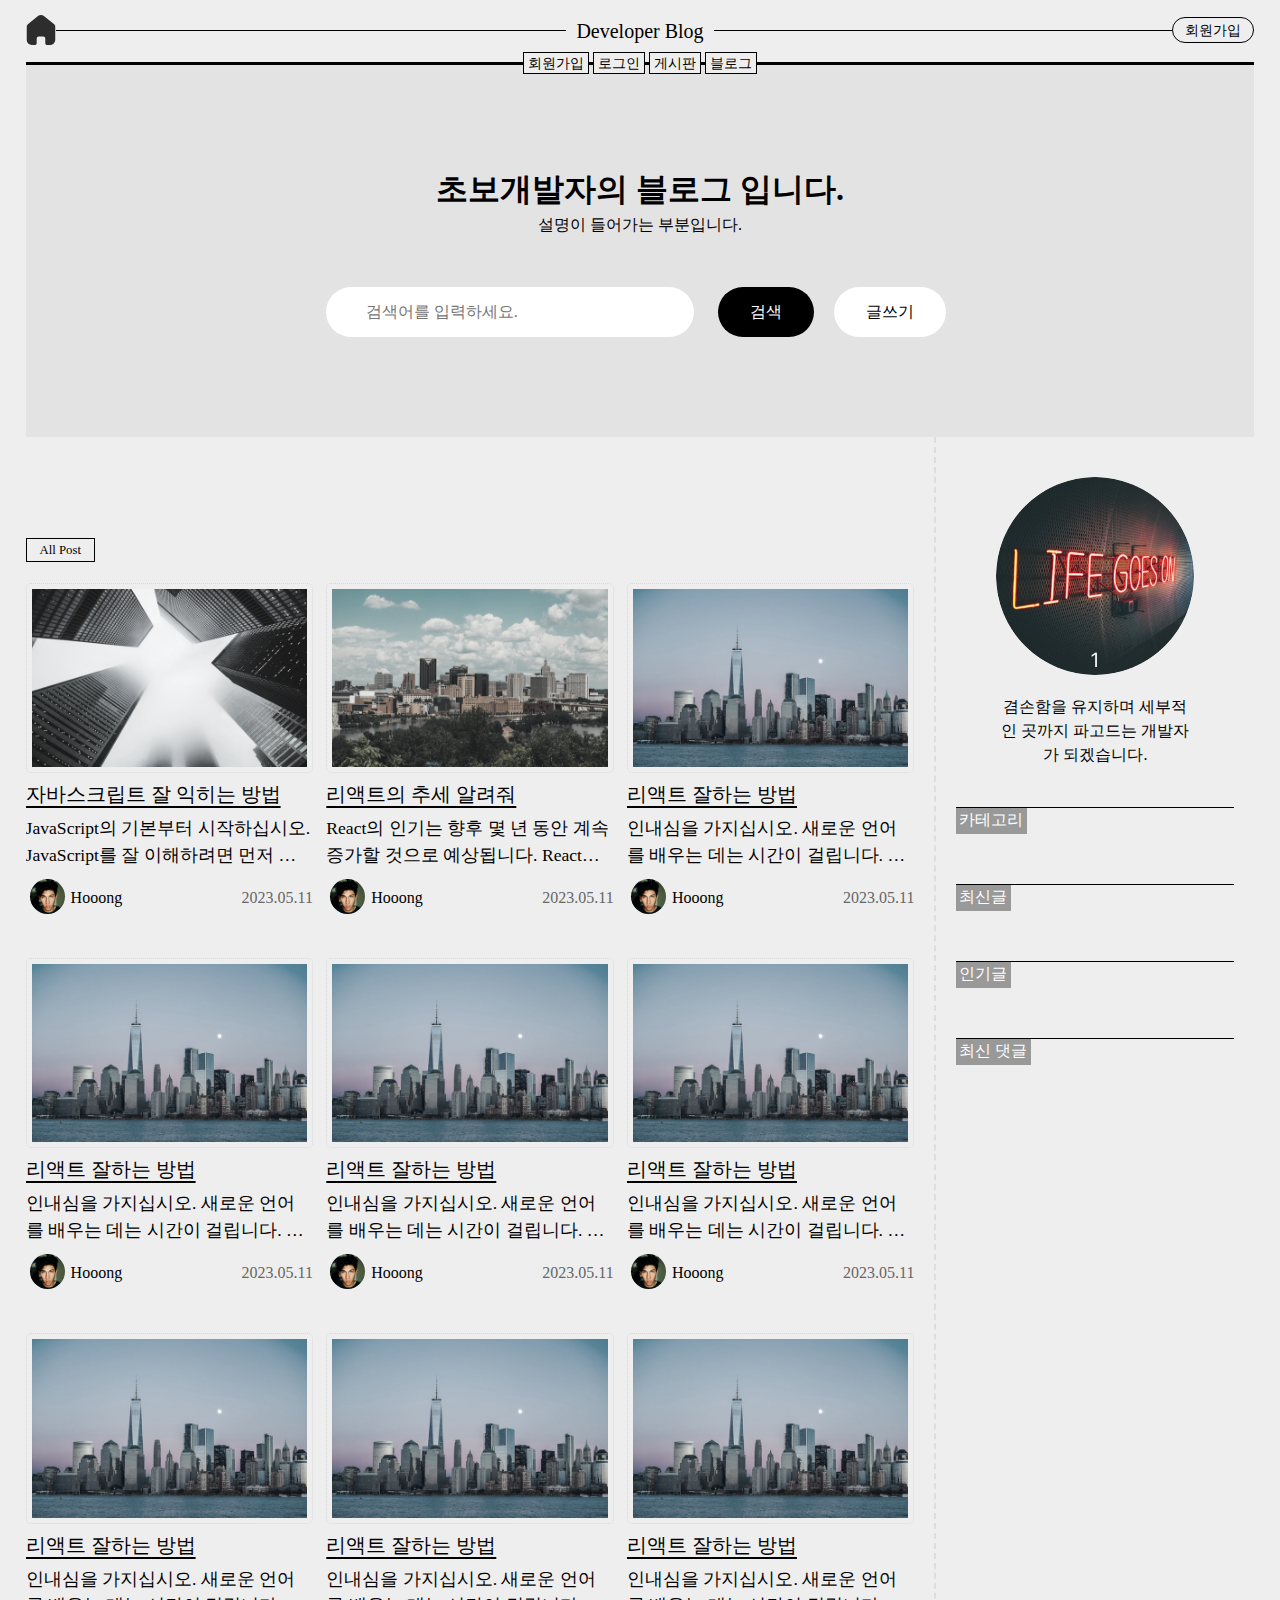
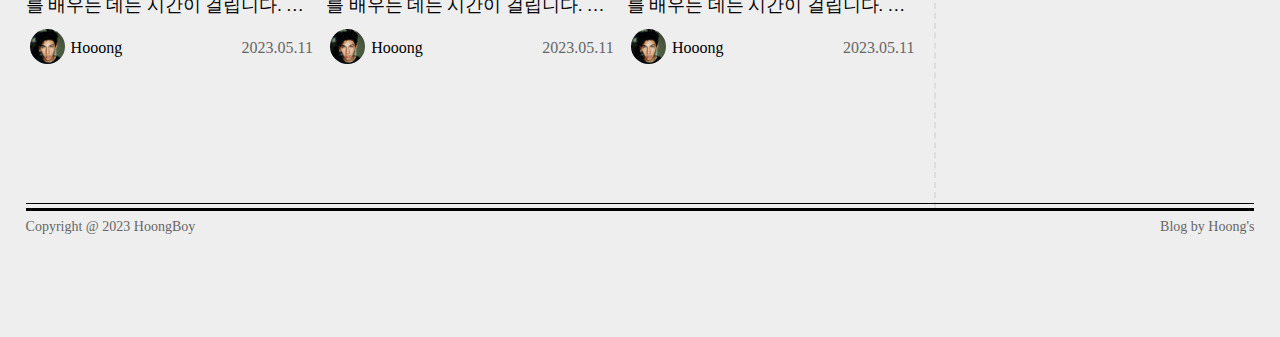
<file: html/blog.html>
<!DOCTYPE html>
<html lang="en">
<head>
    <meta charset="UTF-8">
    <meta http-equiv="X-UA-Compatible" content="IE=edge">
    <meta name="viewport" content="width=device-width, initial-scale=1.0">
    <title>블로그 메인</title>

    <!-- CSS -->
    <link rel="stylesheet" href="assets/css/style.css">

    <!-- SCRIPT -->
    <script defer src="assets/js/common.js"></script>
    
</head>
<body class="gray">
    
    <div id="skip">
        <a href="#header">헤더 영역 바로가기</a>
        <a href="#main">컨텐츠 영역 바로가기</a>
        <a href="#footer">푸터 영역 바로가기</a>
    </div>
    <!-- //skip -->

    <header id="header">
        <div class="header__inner container">
            <div class="left">
                <a href="../index.html" class="star">
                    <span class="blind">메인으로</span>
                </a>
            </div>
            <h1 class="logo"><a href="main.html">Developer Blog</a></h1>
            <div class="right">
                <ul>
                    <li><a href="join.html">회원가입</a></li>
                </ul>
            </div>
        </div>
        <nav class="nav__inner">
            <ul>
                <li><a href="join.html">회원가입</a></li>
                <li><a href="login.html">로그인</a></li>
                <li><a href="board.html">게시판</a></li>
                <li><a href="blog.html">블로그</a></li>
            </ul>
        </nav>
    </header>
    <!-- //header -->

    <main id="main" class="container">
        <div class="blog__search">
            <h2>초보개발자의 블로그 입니다.</h2>
            <p>설명이 들어가는 부분입니다.</p>
            <div class="search">
                <form action="#" name="#" method="POST">
                    <legend class="blind">블로그 내 검색</legend>
                    <input type="search" class="inputStyle2" name="searchKeyword" aria-label="검색" placeholder="검색어를 입력하세요.">
                    <button type="submit" class="btnStyle4 ml20">검색</button>
                    <a href="blogWrite.html" class="btnStyle4 white">글쓰기</a>
                </form>
            </div>
        </div>
        <div class="blog__inner">
            <div class="left">
                <div class="blog__wrap">
                    <h2>All Post</h2>
                    <div class="cards__inner col3 line2">
                        <div class="card">
                            <figure class="card__img">
                                <source srcset="assets/img/blog02.jpg, assets/img/blog02@2x.jpg, assets/img/blog02@3x.jpg" />
                                <img src="assets/img/blog02.jpg" alt="카드이미지">
                                <div class="card__title">
                                    <h3>자바스크립트 잘 익히는 방법</h3>
                                    <p>JavaScript의 기본부터 시작하십시오. JavaScript를 잘 이해하려면 먼저 기본을 배우는 것이 중요합니다. 문법, 변수, 함수와 같은 것들을 배웁니다.</p>
                                </div>
                                <div class="card__info">
                                    <span class="author">Hooong</span>
                                    <span class="date">2023.05.11</span>
    
                                </div>
                            </figure>
                        </div>
                        <div class="card">
                            <figure class="card__img">
                                <source srcset="assets/img/blog03.jpg, assets/img/blog03@2x.jpg, assets/img/blog03@3x.jpg" />
                                <img src="assets/img/blog03.jpg" alt="카드이미지">
                                <div class="card__title">
                                    <h3>리액트의 추세 알려줘</h3>
                                    <p>React의 인기는 향후 몇 년 동안 계속 증가할 것으로 예상됩니다. React는 강력하고 유연한 라이브러리이며 다양한 웹사이트와 모바일 앱을 구축하는 데 사용할 수 있습니다.
                                         또한 React는 대규모 커뮤니티 지원을 받으므로 개발자가 문제를 해결하고 배우는 데 도움을 받을 수 있습니다.</p>
                                </div>
                                <div class="card__info">
                                    <span class="author">Hooong</span>
                                    <span class="date">2023.05.11</span>
                                </div>
                            </figure>
                        </div>
                        <div class="card">
                            <figure class="card__img">
                                <source srcset="assets/img/blog04.jpg, assets/img/blog04@2x.jpg, assets/img/blog04@3x.jpg" />
                                <img src="assets/img/blog04.jpg" alt="카드이미지">
                                <div class="card__title">
                                    <h3>리액트 잘하는 방법</h3>
                                    <p>인내심을 가지십시오. 새로운 언어를 배우는 데는 시간이 걸립니다. 하룻밤 사이에 전문가가 되기를 기대하지 마십시오. 계속 연습하면 결국 React를 잘하게 될 것입니다.</p>
                                </div>
                                <div class="card__info">
                                    <span class="author">Hooong</span>
                                    <span class="date">2023.05.11</span>
                                </div>
                            </figure>
                        </div>
                        <div class="card">
                            <figure class="card__img">
                                <source srcset="assets/img/blog04.jpg, assets/img/blog04@2x.jpg, assets/img/blog04@3x.jpg" />
                                <img src="assets/img/blog04.jpg" alt="카드이미지">
                                <div class="card__title">
                                    <h3>리액트 잘하는 방법</h3>
                                    <p>인내심을 가지십시오. 새로운 언어를 배우는 데는 시간이 걸립니다. 하룻밤 사이에 전문가가 되기를 기대하지 마십시오. 계속 연습하면 결국 React를 잘하게 될 것입니다.</p>
                                </div>
                                <div class="card__info">
                                    <span class="author">Hooong</span>
                                    <span class="date">2023.05.11</span>
                                </div>
                            </figure>
                        </div>
                        <div class="card">
                            <figure class="card__img">
                                <source srcset="assets/img/blog04.jpg, assets/img/blog04@2x.jpg, assets/img/blog04@3x.jpg" />
                                <img src="assets/img/blog04.jpg" alt="카드이미지">
                                <div class="card__title">
                                    <h3>리액트 잘하는 방법</h3>
                                    <p>인내심을 가지십시오. 새로운 언어를 배우는 데는 시간이 걸립니다. 하룻밤 사이에 전문가가 되기를 기대하지 마십시오. 계속 연습하면 결국 React를 잘하게 될 것입니다.</p>
                                </div>
                                <div class="card__info">
                                    <span class="author">Hooong</span>
                                    <span class="date">2023.05.11</span>
                                </div>
                            </figure>
                        </div>
                        <div class="card">
                            <figure class="card__img">
                                <source srcset="assets/img/blog04.jpg, assets/img/blog04@2x.jpg, assets/img/blog04@3x.jpg" />
                                <img src="assets/img/blog04.jpg" alt="카드이미지">
                                <div class="card__title">
                                    <h3>리액트 잘하는 방법</h3>
                                    <p>인내심을 가지십시오. 새로운 언어를 배우는 데는 시간이 걸립니다. 하룻밤 사이에 전문가가 되기를 기대하지 마십시오. 계속 연습하면 결국 React를 잘하게 될 것입니다.</p>
                                </div>
                                <div class="card__info">
                                    <span class="author">Hooong</span>
                                    <span class="date">2023.05.11</span>
                                </div>
                            </figure>
                        </div>
                        <div class="card">
                            <figure class="card__img">
                                <source srcset="assets/img/blog04.jpg, assets/img/blog04@2x.jpg, assets/img/blog04@3x.jpg" />
                                <img src="assets/img/blog04.jpg" alt="카드이미지">
                                <div class="card__title">
                                    <h3>리액트 잘하는 방법</h3>
                                    <p>인내심을 가지십시오. 새로운 언어를 배우는 데는 시간이 걸립니다. 하룻밤 사이에 전문가가 되기를 기대하지 마십시오. 계속 연습하면 결국 React를 잘하게 될 것입니다.</p>
                                </div>
                                <div class="card__info">
                                    <span class="author">Hooong</span>
                                    <span class="date">2023.05.11</span>
                                </div>
                            </figure>
                        </div>
                        <div class="card">
                            <figure class="card__img">
                                <source srcset="assets/img/blog04.jpg, assets/img/blog04@2x.jpg, assets/img/blog04@3x.jpg" />
                                <img src="assets/img/blog04.jpg" alt="카드이미지">
                                <div class="card__title">
                                    <h3>리액트 잘하는 방법</h3>
                                    <p>인내심을 가지십시오. 새로운 언어를 배우는 데는 시간이 걸립니다. 하룻밤 사이에 전문가가 되기를 기대하지 마십시오. 계속 연습하면 결국 React를 잘하게 될 것입니다.</p>
                                </div>
                                <div class="card__info">
                                    <span class="author">Hooong</span>
                                    <span class="date">2023.05.11</span>
                                </div>
                            </figure>
                        </div>
                        <div class="card">
                            <figure class="card__img">
                                <source srcset="assets/img/blog04.jpg, assets/img/blog04@2x.jpg, assets/img/blog04@3x.jpg" />
                                <img src="assets/img/blog04.jpg" alt="카드이미지">
                                <div class="card__title">
                                    <h3>리액트 잘하는 방법</h3>
                                    <p>인내심을 가지십시오. 새로운 언어를 배우는 데는 시간이 걸립니다. 하룻밤 사이에 전문가가 되기를 기대하지 마십시오. 계속 연습하면 결국 React를 잘하게 될 것입니다.</p>
                                </div>
                                <div class="card__info">
                                    <span class="author">Hooong</span>
                                    <span class="date">2023.05.11</span>
                                </div>
                            </figure>
                        </div>
                    </div>
                </div>
            </div>
            <div class="right">
                <div class="blog__aside">
                    <div class="intro">
                        <picture class="img">
                            <source srcset="assets/img/intro01.png, assets/img/intro01@2x.png 2x, assets/img/intro01@3x.png 3x" />
                            <img src="assets/img/intro01.png" alt="소개이미지">
                        </picture> 
                        <p class="text">
                            겸손함을 유지하며 세부적인 곳까지 파고드는 개발자가 되겠습니다.
                        </p>
                    </div>
                    <div class="cate">
                        <h4>카테고리</h4>
                    </div>
                    <div class="cate">
                        <h4>최신글</h4>
                    </div>
                    <div class="cate">
                        <h4>인기글</h4>
                    </div>
                    <div class="cate">
                        <h4>최신 댓글</h4>
                    </div>
                </div>
            </div>
        </div>
        <!-- blog__inner -->

        <!-- <div class="intro__inenr"></div> 각 페이지 소개 배너
        <div class="join__inner"></div> 회원가입 페이지
        <div class="login__inner"></div> 로그인 페이지
        <div class="board__inner"></div> 게시판 페이지
        <div class="bolg__inner"></div> 블로그 메인

        <div class="sliders__inner"></div>
        <div class="banners__inner"></div>
        <div class="cards__inner"></div>
        <div class="images__inner"></div>
        <div class="ads__inner"></div>
        <div class="texts__inner"></div>
        <div class="login__inner"></div>
        <div class="join__inner"></div>-->
    </main>
    <!-- //main -->

    <footer id="footer">
        <div class="footer__inner container btStyle mb100">
            <div>Copyright @ 2023 HoongBoy</div>
            <div>Blog by Hoong's</div>
        </div>
    </footer>
    <!-- //footer -->
</body>
</html>
</file>
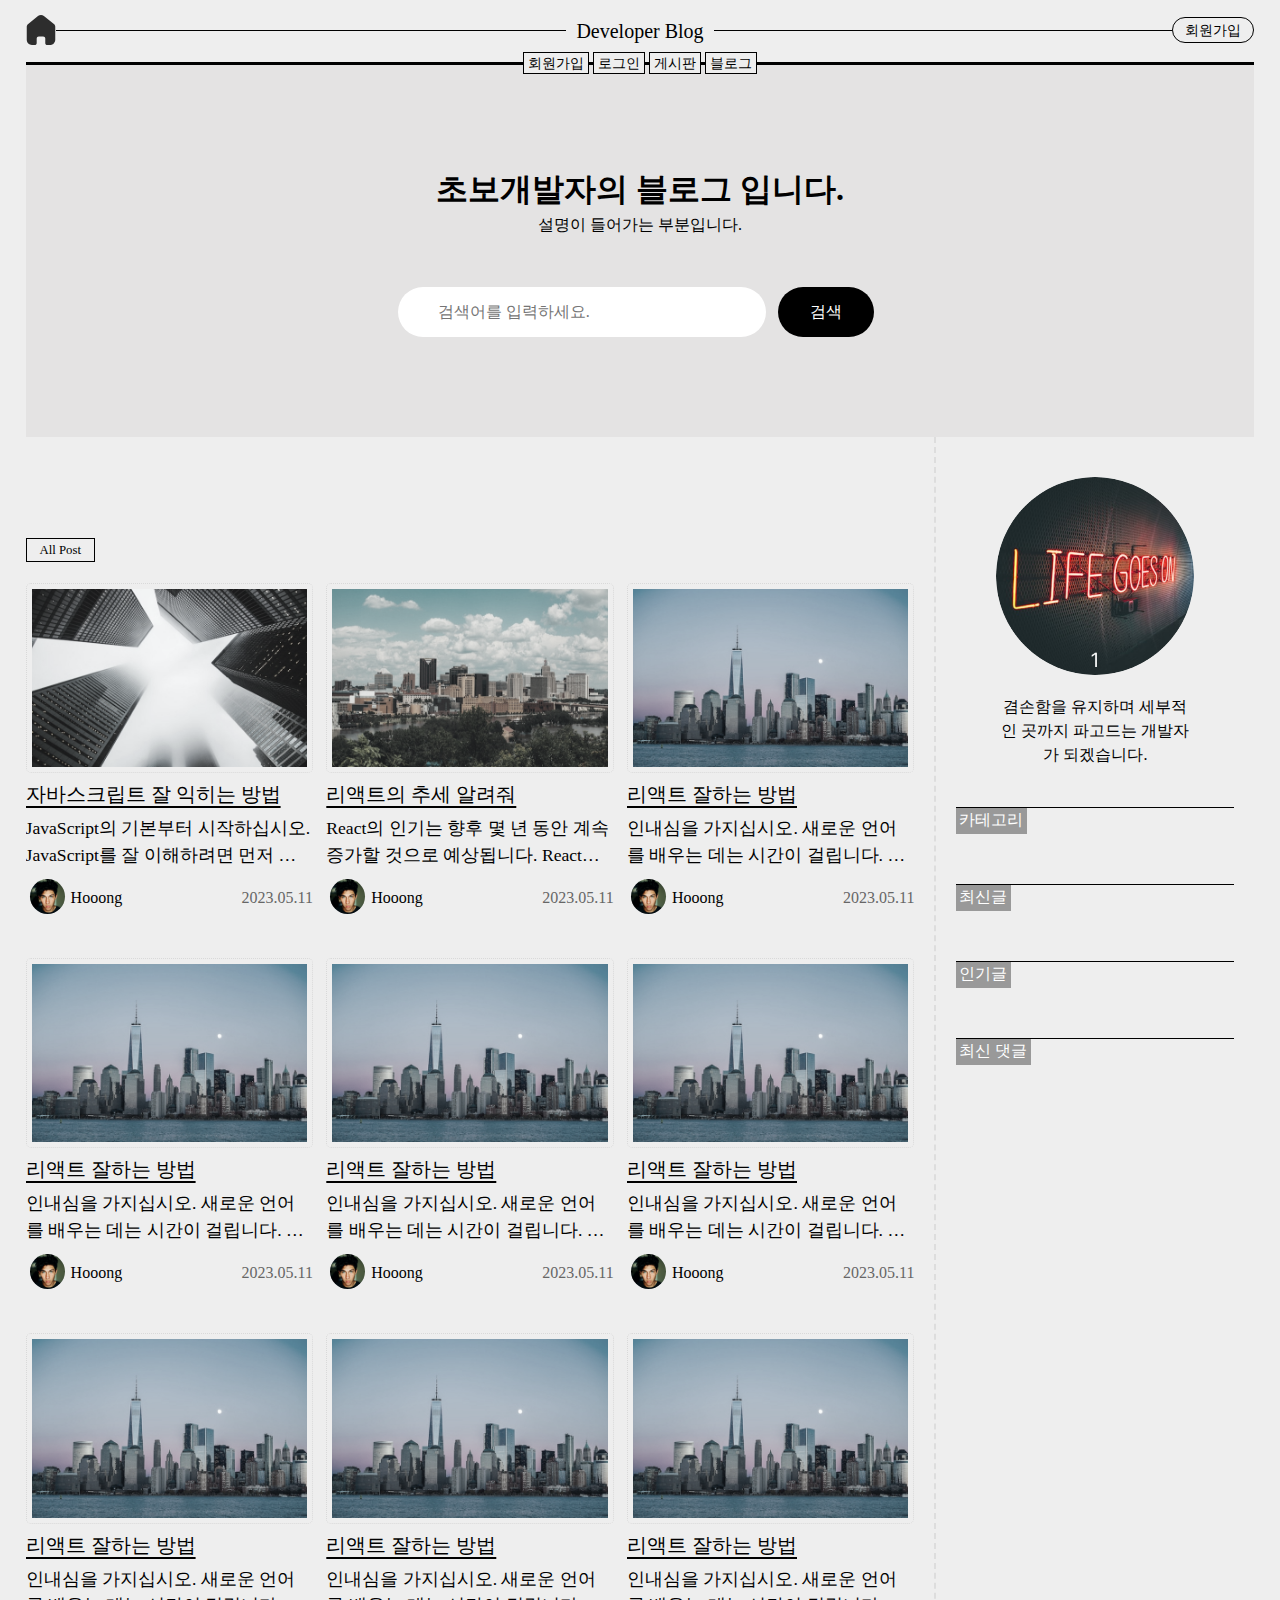
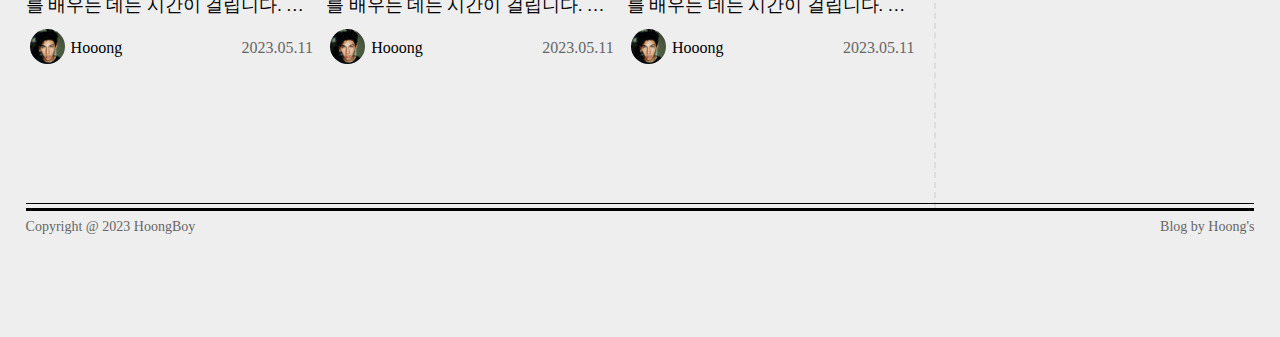
<file: html/blogCate.html>
<!DOCTYPE html>
<html lang="en">
<head>
    <meta charset="UTF-8">
    <meta http-equiv="X-UA-Compatible" content="IE=edge">
    <meta name="viewport" content="width=device-width, initial-scale=1.0">
    <title>블로그 메인</title>

    <!-- CSS -->
    <link rel="stylesheet" href="assets/css/style.css">

    <!-- SCRIPT -->
    <script defer src="assets/js/common.js"></script>
    
</head>
<body class="gray">
    
    <div id="skip">
        <a href="#header">헤더 영역 바로가기</a>
        <a href="#main">컨텐츠 영역 바로가기</a>
        <a href="#footer">푸터 영역 바로가기</a>
    </div>
    <!-- //skip -->

    <header id="header">
        <div class="header__inner container">
            <div class="left">
                <a href="../index.html" class="star">
                    <span class="blind">메인으로</span>
                </a>
            </div>
            <h1 class="logo"><a href="main.html">Developer Blog</a></h1>
            <div class="right">
                <ul>
                    <li><a href="join.html">회원가입</a></li>
                </ul>
            </div>
        </div>
        <nav class="nav__inner">
            <ul>
                <li><a href="join.html">회원가입</a></li>
                <li><a href="login.html">로그인</a></li>
                <li><a href="board.html">게시판</a></li>
                <li><a href="blog.html">블로그</a></li>
            </ul>
        </nav>
    </header>
    <!-- //header -->

    <main id="main" class="container">
        <div class="blog__search">
            <h2>초보개발자의 블로그 입니다.</h2>
            <p>설명이 들어가는 부분입니다.</p>
            <div class="search">
                <form action="#" name="#" method="POST">
                    <legend class="blind">블로그 내 검색</legend>
                    <input type="search" class="inputStyle2" name="searchKeyword" aria-label="검색" placeholder="검색어를 입력하세요.">
                    <button type="submit" class="btnStyle4">검색</button>
                </form>
            </div>
        </div>
        <div class="blog__inner">
            <div class="left">
                <div class="blog__wrap">
                    <h2>All Post</h2>
                    <div class="cards__inner col3 line2">
                        <div class="card">
                            <figure class="card__img">
                                <source srcset="assets/img/blog02.jpg, assets/img/blog02@2x.jpg, assets/img/blog02@3x.jpg" />
                                <img src="assets/img/blog02.jpg" alt="카드이미지">
                                <div class="card__title">
                                    <h3>자바스크립트 잘 익히는 방법</h3>
                                    <p>JavaScript의 기본부터 시작하십시오. JavaScript를 잘 이해하려면 먼저 기본을 배우는 것이 중요합니다. 문법, 변수, 함수와 같은 것들을 배웁니다.</p>
                                </div>
                                <div class="card__info">
                                    <span class="author">Hooong</span>
                                    <span class="date">2023.05.11</span>
    
                                </div>
                            </figure>
                        </div>
                        <div class="card">
                            <figure class="card__img">
                                <source srcset="assets/img/blog03.jpg, assets/img/blog03@2x.jpg, assets/img/blog03@3x.jpg" />
                                <img src="assets/img/blog03.jpg" alt="카드이미지">
                                <div class="card__title">
                                    <h3>리액트의 추세 알려줘</h3>
                                    <p>React의 인기는 향후 몇 년 동안 계속 증가할 것으로 예상됩니다. React는 강력하고 유연한 라이브러리이며 다양한 웹사이트와 모바일 앱을 구축하는 데 사용할 수 있습니다.
                                         또한 React는 대규모 커뮤니티 지원을 받으므로 개발자가 문제를 해결하고 배우는 데 도움을 받을 수 있습니다.</p>
                                </div>
                                <div class="card__info">
                                    <span class="author">Hooong</span>
                                    <span class="date">2023.05.11</span>
                                </div>
                            </figure>
                        </div>
                        <div class="card">
                            <figure class="card__img">
                                <source srcset="assets/img/blog04.jpg, assets/img/blog04@2x.jpg, assets/img/blog04@3x.jpg" />
                                <img src="assets/img/blog04.jpg" alt="카드이미지">
                                <div class="card__title">
                                    <h3>리액트 잘하는 방법</h3>
                                    <p>인내심을 가지십시오. 새로운 언어를 배우는 데는 시간이 걸립니다. 하룻밤 사이에 전문가가 되기를 기대하지 마십시오. 계속 연습하면 결국 React를 잘하게 될 것입니다.</p>
                                </div>
                                <div class="card__info">
                                    <span class="author">Hooong</span>
                                    <span class="date">2023.05.11</span>
                                </div>
                            </figure>
                        </div>
                        <div class="card">
                            <figure class="card__img">
                                <source srcset="assets/img/blog04.jpg, assets/img/blog04@2x.jpg, assets/img/blog04@3x.jpg" />
                                <img src="assets/img/blog04.jpg" alt="카드이미지">
                                <div class="card__title">
                                    <h3>리액트 잘하는 방법</h3>
                                    <p>인내심을 가지십시오. 새로운 언어를 배우는 데는 시간이 걸립니다. 하룻밤 사이에 전문가가 되기를 기대하지 마십시오. 계속 연습하면 결국 React를 잘하게 될 것입니다.</p>
                                </div>
                                <div class="card__info">
                                    <span class="author">Hooong</span>
                                    <span class="date">2023.05.11</span>
                                </div>
                            </figure>
                        </div>
                        <div class="card">
                            <figure class="card__img">
                                <source srcset="assets/img/blog04.jpg, assets/img/blog04@2x.jpg, assets/img/blog04@3x.jpg" />
                                <img src="assets/img/blog04.jpg" alt="카드이미지">
                                <div class="card__title">
                                    <h3>리액트 잘하는 방법</h3>
                                    <p>인내심을 가지십시오. 새로운 언어를 배우는 데는 시간이 걸립니다. 하룻밤 사이에 전문가가 되기를 기대하지 마십시오. 계속 연습하면 결국 React를 잘하게 될 것입니다.</p>
                                </div>
                                <div class="card__info">
                                    <span class="author">Hooong</span>
                                    <span class="date">2023.05.11</span>
                                </div>
                            </figure>
                        </div>
                        <div class="card">
                            <figure class="card__img">
                                <source srcset="assets/img/blog04.jpg, assets/img/blog04@2x.jpg, assets/img/blog04@3x.jpg" />
                                <img src="assets/img/blog04.jpg" alt="카드이미지">
                                <div class="card__title">
                                    <h3>리액트 잘하는 방법</h3>
                                    <p>인내심을 가지십시오. 새로운 언어를 배우는 데는 시간이 걸립니다. 하룻밤 사이에 전문가가 되기를 기대하지 마십시오. 계속 연습하면 결국 React를 잘하게 될 것입니다.</p>
                                </div>
                                <div class="card__info">
                                    <span class="author">Hooong</span>
                                    <span class="date">2023.05.11</span>
                                </div>
                            </figure>
                        </div>
                        <div class="card">
                            <figure class="card__img">
                                <source srcset="assets/img/blog04.jpg, assets/img/blog04@2x.jpg, assets/img/blog04@3x.jpg" />
                                <img src="assets/img/blog04.jpg" alt="카드이미지">
                                <div class="card__title">
                                    <h3>리액트 잘하는 방법</h3>
                                    <p>인내심을 가지십시오. 새로운 언어를 배우는 데는 시간이 걸립니다. 하룻밤 사이에 전문가가 되기를 기대하지 마십시오. 계속 연습하면 결국 React를 잘하게 될 것입니다.</p>
                                </div>
                                <div class="card__info">
                                    <span class="author">Hooong</span>
                                    <span class="date">2023.05.11</span>
                                </div>
                            </figure>
                        </div>
                        <div class="card">
                            <figure class="card__img">
                                <source srcset="assets/img/blog04.jpg, assets/img/blog04@2x.jpg, assets/img/blog04@3x.jpg" />
                                <img src="assets/img/blog04.jpg" alt="카드이미지">
                                <div class="card__title">
                                    <h3>리액트 잘하는 방법</h3>
                                    <p>인내심을 가지십시오. 새로운 언어를 배우는 데는 시간이 걸립니다. 하룻밤 사이에 전문가가 되기를 기대하지 마십시오. 계속 연습하면 결국 React를 잘하게 될 것입니다.</p>
                                </div>
                                <div class="card__info">
                                    <span class="author">Hooong</span>
                                    <span class="date">2023.05.11</span>
                                </div>
                            </figure>
                        </div>
                        <div class="card">
                            <figure class="card__img">
                                <source srcset="assets/img/blog04.jpg, assets/img/blog04@2x.jpg, assets/img/blog04@3x.jpg" />
                                <img src="assets/img/blog04.jpg" alt="카드이미지">
                                <div class="card__title">
                                    <h3>리액트 잘하는 방법</h3>
                                    <p>인내심을 가지십시오. 새로운 언어를 배우는 데는 시간이 걸립니다. 하룻밤 사이에 전문가가 되기를 기대하지 마십시오. 계속 연습하면 결국 React를 잘하게 될 것입니다.</p>
                                </div>
                                <div class="card__info">
                                    <span class="author">Hooong</span>
                                    <span class="date">2023.05.11</span>
                                </div>
                            </figure>
                        </div>
                    </div>
                </div>
            </div>
            <div class="right">
                <div class="blog__aside">
                    <div class="intro">
                        <picture class="img">
                            <source srcset="assets/img/intro01.png, assets/img/intro01@2x.png 2x, assets/img/intro01@3x.png 3x" />
                            <img src="assets/img/intro01.png" alt="소개이미지">
                        </picture> 
                        <p class="text">
                            겸손함을 유지하며 세부적인 곳까지 파고드는 개발자가 되겠습니다.
                        </p>
                    </div>
                    <div class="cate">
                        <h4>카테고리</h4>
                    </div>
                    <div class="cate">
                        <h4>최신글</h4>
                    </div>
                    <div class="cate">
                        <h4>인기글</h4>
                    </div>
                    <div class="cate">
                        <h4>최신 댓글</h4>
                    </div>
                </div>
            </div>
        </div>
        <!-- blog__inner -->

        <!-- <div class="intro__inenr"></div> 각 페이지 소개 배너
        <div class="join__inner"></div> 회원가입 페이지
        <div class="login__inner"></div> 로그인 페이지
        <div class="board__inner"></div> 게시판 페이지
        <div class="bolg__inner"></div> 블로그 메인

        <div class="sliders__inner"></div>
        <div class="banners__inner"></div>
        <div class="cards__inner"></div>
        <div class="images__inner"></div>
        <div class="ads__inner"></div>
        <div class="texts__inner"></div>
        <div class="login__inner"></div>
        <div class="join__inner"></div>-->
    </main>
    <!-- //main -->

    <footer id="footer">
        <div class="footer__inner container btStyle mb100">
            <div>Copyright @ 2023 HoongBoy</div>
            <div>Blog by Hoong's</div>
        </div>
    </footer>
    <!-- //footer -->
</body>
</html>
</file>
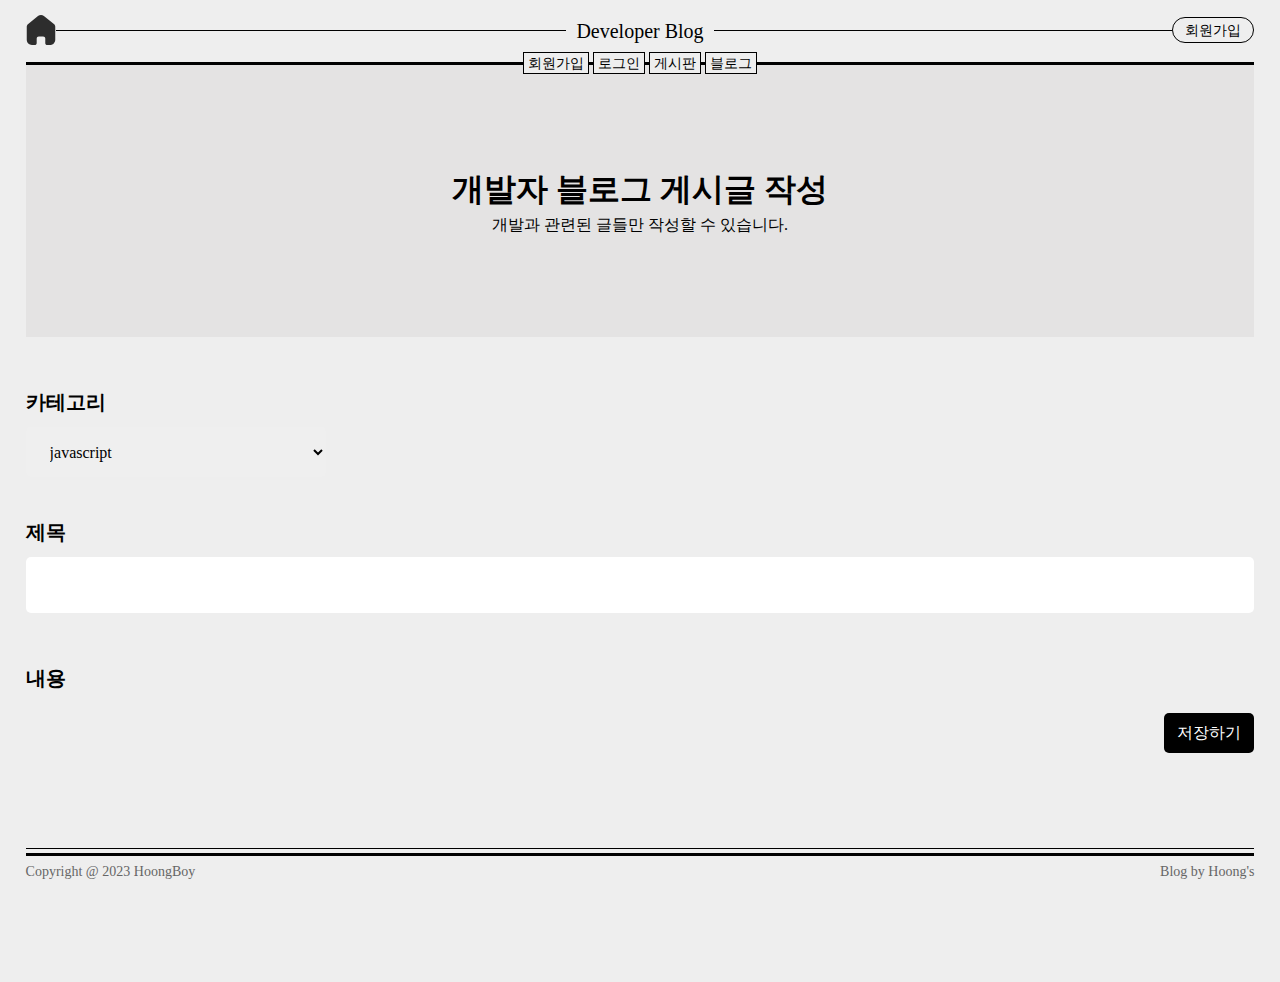
<file: html/blogWrite.html>
<!DOCTYPE html>
<html lang="en">
<head>
    <meta charset="UTF-8">
    <meta http-equiv="X-UA-Compatible" content="IE=edge">
    <meta name="viewport" content="width=device-width, initial-scale=1.0">
    <link rel="stylesheet" href="https://uicdn.toast.com/editor/latest/toastui-editor.min.css" />
    <style>
        :not(.auto-height)>.toastui-editor-defaultUI>.toastui-editor-main {
            background-color: #fff;
        }
    </style>

    <title>블로그 메인</title>

    <!-- CSS -->
    <link rel="stylesheet" href="assets/css/style.css">

    <!-- SCRIPT -->
    <script defer src="assets/js/common.js"></script>
    
</head>
<body class="gray">
    
    <div id="skip">
        <a href="#header">헤더 영역 바로가기</a>
        <a href="#main">컨텐츠 영역 바로가기</a>
        <a href="#footer">푸터 영역 바로가기</a>
    </div>
    <!-- //skip -->

    <header id="header">
        <div class="header__inner container">
            <div class="left">
                <a href="../index.html" class="star">
                    <span class="blind">메인으로</span>
                </a>
            </div>
            <h1 class="logo"><a href="main.html">Developer Blog</a></h1>
            <div class="right">
                <ul>
                    <li><a href="join.html">회원가입</a></li>
                </ul>
            </div>
        </div>
        <nav class="nav__inner">
            <ul>
                <li><a href="join.html">회원가입</a></li>
                <li><a href="login.html">로그인</a></li>
                <li><a href="board.html">게시판</a></li>
                <li><a href="blog.html">블로그</a></li>
            </ul>
        </nav>
    </header>
    <!-- //header -->

    <main id="main" class="container">
        <div class="blog__search">
            <h2>개발자 블로그 게시글 작성</h2>
            <p>개발과 관련된 글들만 작성할 수 있습니다.</p>
        </div>
        <div class="blog__inner">
            <div class="blog__write">
                <form action="#" name="#" method="post">
                    <fieldset>
                        <legend class="blind">게시글 작성하기</legend>
                        <div>
                            <label for="blogCategory">카테고리</label>
                            <select name="blogCategory" id="blogCategory">
                                <option value="javascript">javascript</option>
                                <option value="jquery">jquery</option>
                                <option value="react">react</option>
                                <option value="html">html</option>
                                <option value="css">css</option>
                            </select>
                        </div>
                        <div>
                            <label for="blogTitle">제목</label>
                            <input type="text" id="blogTitle" name="blogTitle" class="inputStyle">
                        </div>
                        <div>
                            <label for="blogContents">내용</label>
                            <!-- <textarea name="blogContents" id="blogContents" rows="20" class="inputStyle"></textarea> -->
                            <div id="editor"></div>
                        </div>
                        <button type="submit" class="btnStyle3">저장하기</button>
                    </fieldset>
                </form>
            </div>
        </div>
        <!-- blog__inner -->

        <!-- <div class="intro__inenr"></div> 각 페이지 소개 배너
        <div class="join__inner"></div> 회원가입 페이지
        <div class="login__inner"></div> 로그인 페이지
        <div class="board__inner"></div> 게시판 페이지
        <div class="bolg__inner"></div> 블로그 메인

        <div class="sliders__inner"></div>
        <div class="banners__inner"></div>
        <div class="cards__inner"></div>
        <div class="images__inner"></div>
        <div class="ads__inner"></div>
        <div class="texts__inner"></div>
        <div class="login__inner"></div>
        <div class="join__inner"></div>-->
    </main>
    <!-- //main -->

    <footer id="footer">
        <div class="footer__inner container btStyle mb100">
            <div>Copyright @ 2023 HoongBoy</div>
            <div>Blog by Hoong's</div>
        </div>
    </footer>
    <!-- //footer -->

    <script src="https://uicdn.toast.com/editor/latest/toastui-editor-all.min.js"></script>
    <script>
        const Editor = toastui.Editor;
 
        const editor = new Editor({
            el: document.querySelector('#editor'),
            height: '1000px',
            initialEditType: 'markdown',
            previewStyle: 'vertical'
        });
    </script>
</body>
</html>
</file>
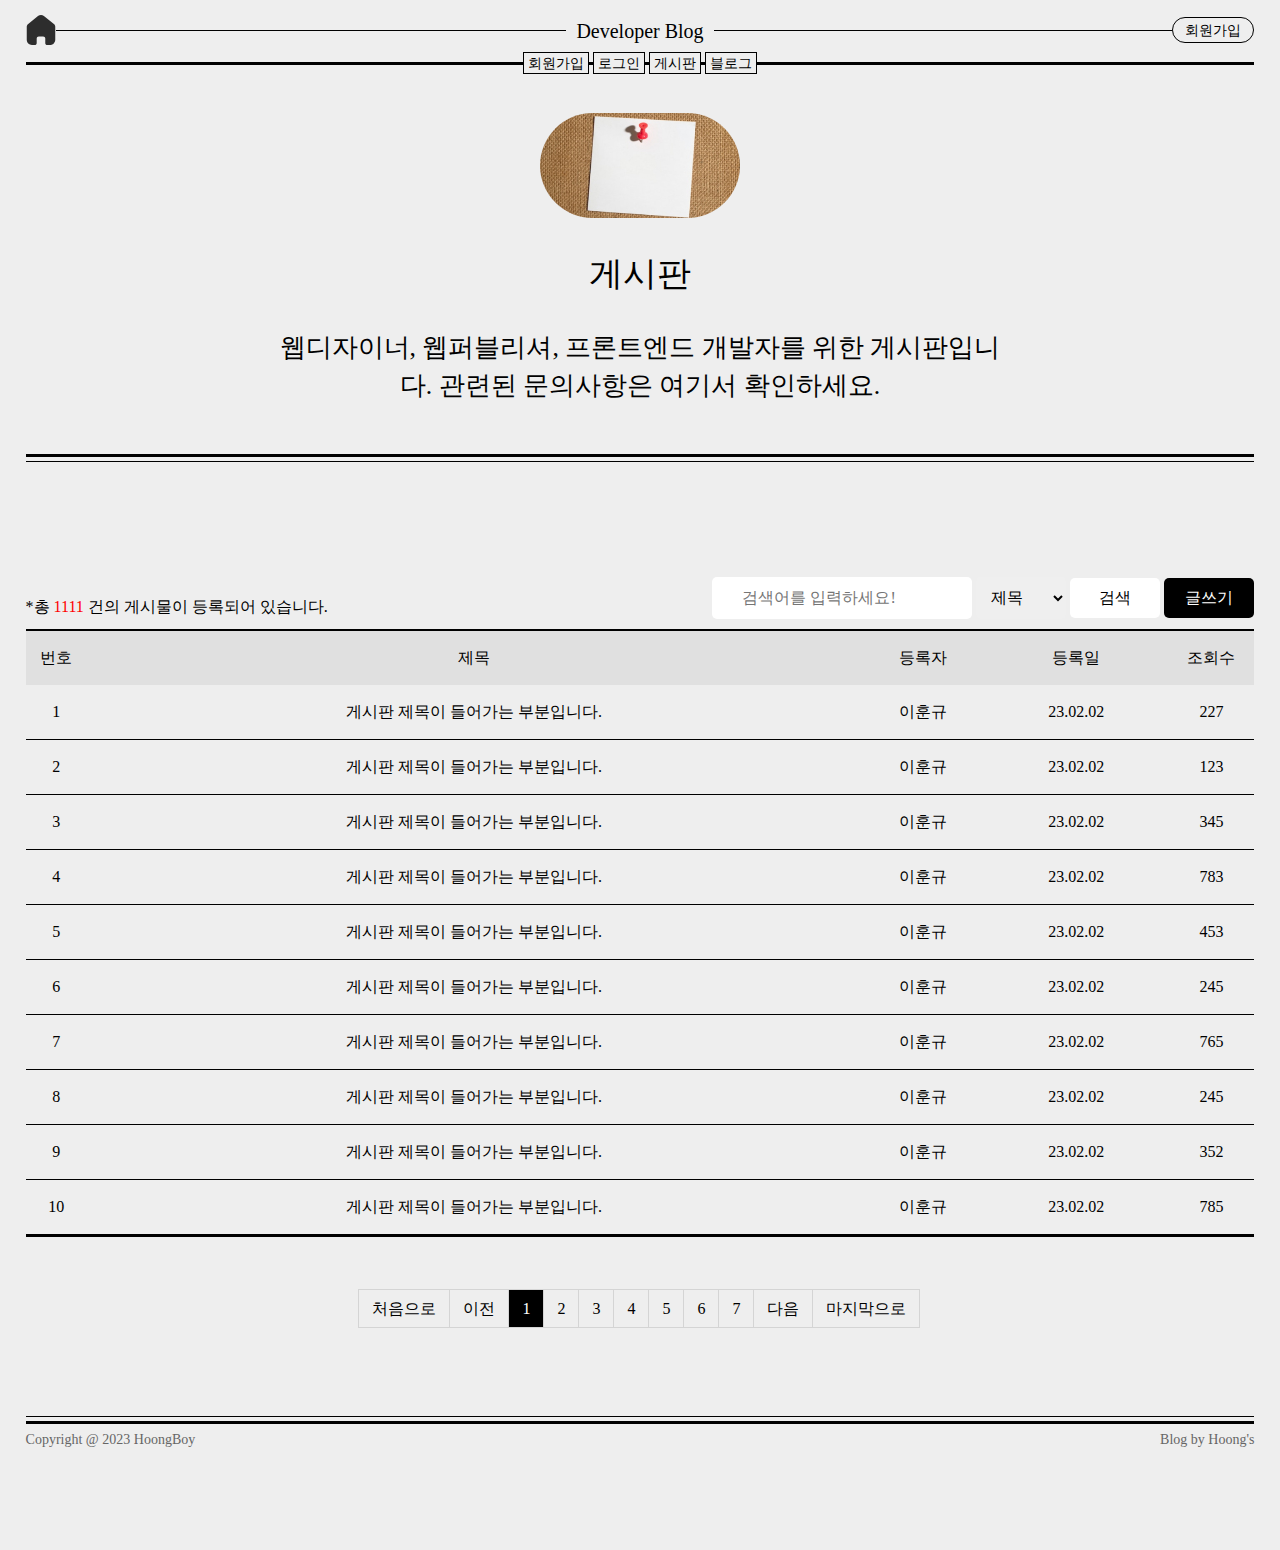
<file: html/board.html>
<!DOCTYPE html>
<html lang="en">
<head>
    <meta charset="UTF-8">
    <meta http-equiv="X-UA-Compatible" content="IE=edge">
    <meta name="viewport" content="width=device-width, initial-scale=1.0">
    <title>게시판 페이지</title>

    <!-- CSS -->
    <link rel="stylesheet" href="assets/css/style.css">

    <!-- SCRIPT -->
    <script defer src="assets/js/common.js"></script>
    
</head>
<body class="gray">
    
    <div id="skip">
        <a href="#header">헤더 영역 바로가기</a>
        <a href="#main">컨텐츠 영역 바로가기</a>
        <a href="#footer">푸터 영역 바로가기</a>
    </div>
    <!-- //skip -->

    <header id="header">
        <div class="header__inner container">
            <div class="left">
                <a href="../index.html" class="star">
                    <span class="blind">메인으로</span>
                </a>
            </div>
            <h1 class="logo"><a href="main.html">Developer Blog</a></h1>
            <div class="right">
                <ul>
                    <li><a href="join.html">회원가입</a></li>
                </ul>
            </div>
        </div>
        <nav class="nav__inner">
            <ul>
                <li><a href="join.html">회원가입</a></li>
                <li><a href="login.html">로그인</a></li>
                <li><a href="board.html">게시판</a></li>
                <li><a href="blog.html">블로그</a></li>
            </ul>
        </nav>
    </header>
    <!-- //header -->

    <main id="main" class="container">
        <div class="intro__inner center bmStyle">
            <picture class="board__images">
                <source srcset="assets/img/board01.jpg, assets/img/board01@2x.jpg 2x, assets/img/board01@3x.jpg 3x" />
                <img src="assets/img/board01.jpg" alt="소개이미지">
            </picture>
            <h2>게시판</h2>
            <p class="intro__text">
                웹디자이너, 웹퍼블리셔, 프론트엔드 개발자를 위한 게시판입니다.
                관련된 문의사항은 여기서 확인하세요.
            </p>
        </div>
        <!-- intro__inner -->

        <div class="board__inner">
            <div class="board__search">
                <div class="left">
                    *총 <em>1111</em> 건의 게시물이 등록되어 있습니다.
                </div>
                <div class="right">
                    <form action="#" name="#" method="post">
                        <fieldset>
                            <legend class="blind">게시판 검색 영역</legend>
                            <input type="search" placeholder="검색어를 입력하세요!">
                            <select name="#" id="#">
                                <option value="title">제목</option>
                                <option value="content">내용</option>
                                <option value="name">등록자</option>
                            </select>
                            <button type="submit" class="btnStyle3 white">검색</button>
                            <a href="boardWrite.html" class="btnStyle3">글쓰기</a>
                        </fieldset>
                    </form>
                </div>
            </div>
            <div class="board__table">
                <table>
                    <colgroup>
                        <col style="width: 5%;">
                        <col>
                        <col style="width: 10%;">
                        <col style="width: 15%;">
                        <col style="width: 7%;">
                    </colgroup>
                    <thead>
                        <tr>
                            <th>번호</th>
                            <th>제목</th>
                            <th>등록자</th>
                            <th>등록일</th>
                            <th>조회수</th>
                        </tr>
                    </thead>
                    <tbody>
                        <tr>
                            <td>1</td>
                            <td><a href="boardView.html">게시판 제목이 들어가는 부분입니다.</a></td>
                            <td>이훈규</td>
                            <td>23.02.02</td>
                            <td>227</td>
                        </tr>
                        <tr>
                            <td>2</td>
                            <td><a href="boardView.html">게시판 제목이 들어가는 부분입니다.</a></td>
                            <td>이훈규</td>
                            <td>23.02.02</td>
                            <td>123</td>
                        </tr>
                        <tr>
                            <td>3</td>
                            <td><a href="boardView.html">게시판 제목이 들어가는 부분입니다.</a></td>
                            <td>이훈규</td>
                            <td>23.02.02</td>
                            <td>345</td>
                        </tr>
                        <tr>
                            <td>4</td>
                            <td><a href="boardView.html">게시판 제목이 들어가는 부분입니다.</a></td>
                            <td>이훈규</td>
                            <td>23.02.02</td>
                            <td>783</td>
                        </tr>
                        <tr>
                            <td>5</td>
                            <td><a href="boardView.html">게시판 제목이 들어가는 부분입니다.</a></td>
                            <td>이훈규</td>
                            <td>23.02.02</td>
                            <td>453</td>
                        </tr>
                        <tr>
                            <td>6</td>
                            <td><a href="boardView.html">게시판 제목이 들어가는 부분입니다.</a></td>
                            <td>이훈규</td>
                            <td>23.02.02</td>
                            <td>245</td>
                        </tr>
                        <tr>
                            <td>7</td>
                            <td><a href="boardView.html">게시판 제목이 들어가는 부분입니다.</a></td>
                            <td>이훈규</td>
                            <td>23.02.02</td>
                            <td>765</td>
                        </tr>
                        <tr>
                            <td>8</td>
                            <td><a href="boardView.html">게시판 제목이 들어가는 부분입니다.</a></td>
                            <td>이훈규</td>
                            <td>23.02.02</td>
                            <td>245</td>
                        </tr>
                        <tr>
                            <td>9</td>
                            <td><a href="boardView.html">게시판 제목이 들어가는 부분입니다.</a></td>
                            <td>이훈규</td>
                            <td>23.02.02</td>
                            <td>352</td>
                        </tr>
                        <tr>
                            <td>10</td>
                            <td><a href="boardView.html">게시판 제목이 들어가는 부분입니다.</a></td>
                            <td>이훈규</td>
                            <td>23.02.02</td>
                            <td>785</td>
                        </tr>
                    </tbody>
                </table>
            </div>
            <div class="board__pages">
                <ul>
                    <li><a href="#">처음으로</a></li>
                    <li><a href="#">이전</a></li>
                    <li class="active"><a href="#">1</a></li>
                    <li><a href="#">2</a></li>
                    <li><a href="#">3</a></li>
                    <li><a href="#">4</a></li>
                    <li><a href="#">5</a></li>
                    <li><a href="#">6</a></li>
                    <li><a href="#">7</a></li>
                    <li><a href="#">다음</a></li>
                    <li><a href="#">마지막으로</a></li>
                </ul>
            </div>
        </div>
    </main>
    <!-- //main -->

    <footer id="footer">
        <div class="footer__inner container btStyle mb100">
            <div>Copyright @ 2023 HoongBoy</div>
            <div>Blog by Hoong's</div>
        </div>
    </footer>
    <!-- //footer -->
</body>
</html>
</file>
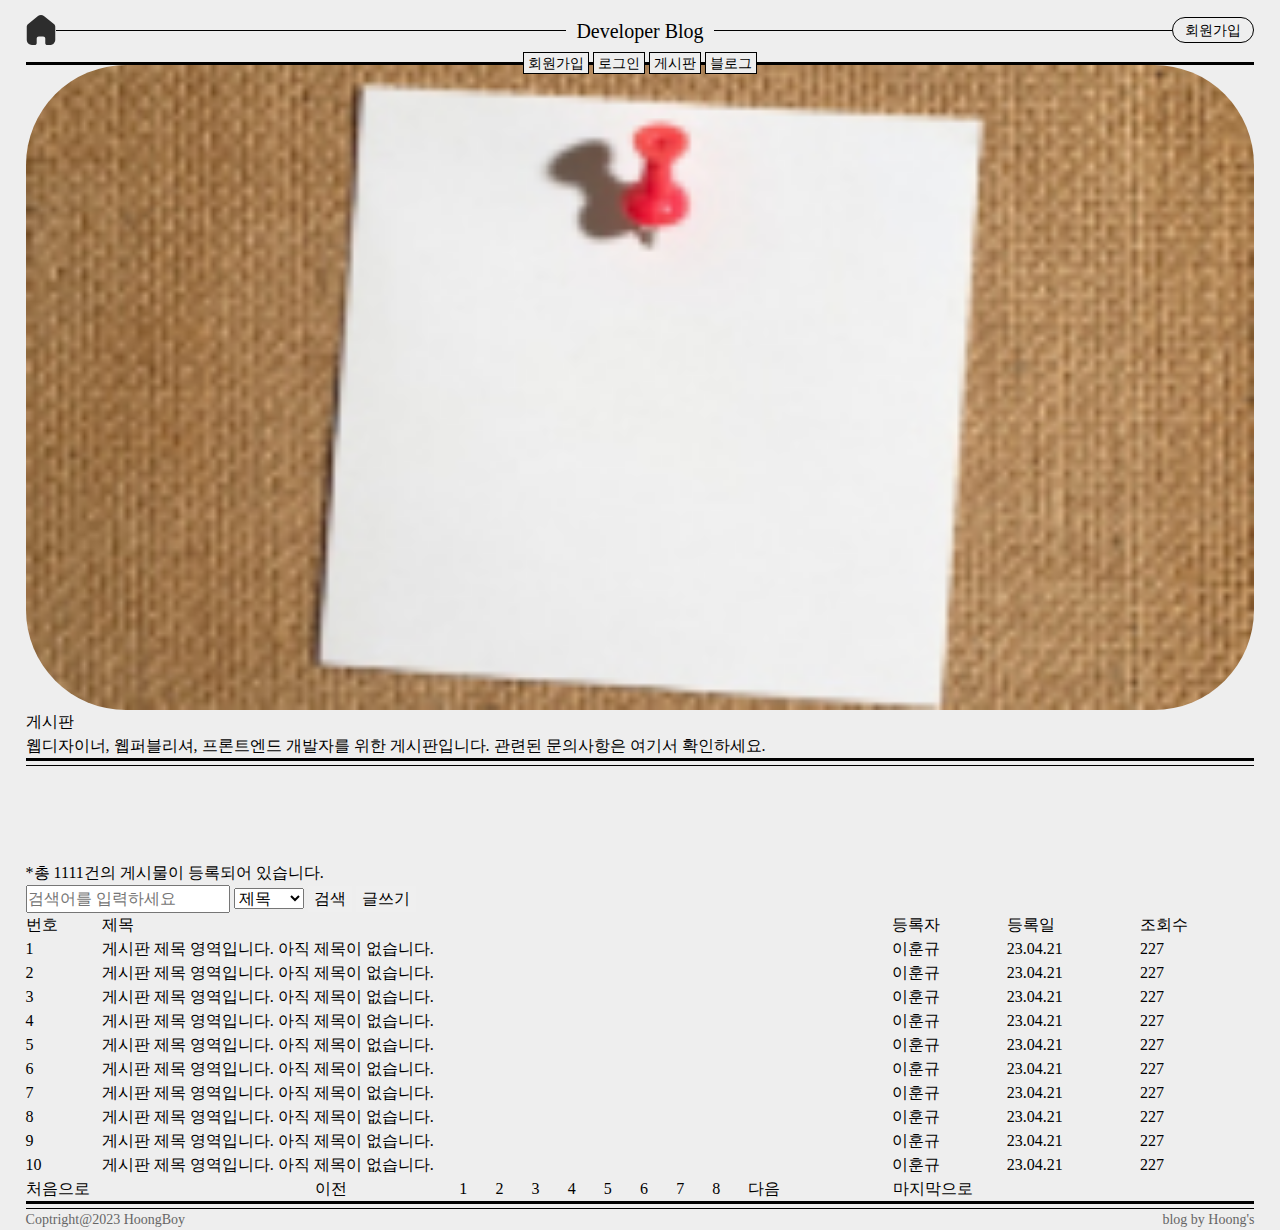
<file: html/boardself.html>
<!DOCTYPE html>
<html lang="en">
<head>
    <meta charset="UTF-8">
    <meta http-equiv="X-UA-Compatible" content="IE=edge">
    <meta name="viewport" content="width=device-width, initial-scale=1.0">
    <title>PHP 블로그 만들기</title>

    <!-- CSS -->
    <link rel="stylesheet" href="assets/css/style.css">

    <!-- SCRIPT -->
    <script defer src="assets/js/common.js"></script>
    
</head>
<body class="gray">
    
    <div id="skip">
        <a href="#header">헤더 영역 바로가기</a>
        <a href="#main">컨텐츠 영역 바로가기</a>
        <a href="#footer">푸터 영역 바로가기</a>
    </div>
    <!-- //skip -->

    <header id="header">
        <div class="header__inner container">
            <div class="left">
                <a href="../index.html" class="star">
                    <span class="blind">메인으로</span>
                </a>
            </div>
            <h1 class="logo"><a href="main.html">Developer Blog</a></h1>
            <div class="right">
                <ul>
                    <li><a href="join.html">회원가입</a></li>
                </ul>
            </div>
        </div>
        <nav class="nav__inner">
            <ul>
                <li><a href="join.html">회원가입</a></li>
                <li><a href="login.html">로그인</a></li>
                <li><a href="board.html">게시판</a></li>
                <li><a href="blog.html">블로그</a></li>
            </ul>
        </nav>
    </header>
    <!-- //header -->

    <main id="main" class="container">
        <div class="board__inner bmStyle">
            <picture class="board__images">
                <source srcset="assets/img/board01.jpg, assets/img/board01@2x.jpg 2x, assets/img/board01@3x.jpg 3x" />
                <img src="assets/img/board01.jpg" alt="소개이미지">
            </picture>
            <h1>게시판</h1>
            <p class="board__text">
                웹디자이너, 웹퍼블리셔, 프론트엔드 개발자를 위한 게시판입니다.
                관련된 문의사항은 여기서 확인하세요.
            </p>
        </div>
        <div class="boardinfo">
            <span>*총 <em>1111</em>건의 게시물이 등록되어 있습니다.</span>
            <div>
                <input type="text" placeholder="검색어를 입력하세요" required>
                <select name="제목" id="subject">
                    <option value="제목">제목</option>
                    <option value="제목">내용</option>
                    <option value="제목">작성자</option>
                </select>
                <button class="search">검색</button>
                <button class="write">글쓰기</button>
            </div>
        </div>
        <div class="board bmStyle">
            <table class="boardTable">
                <tr>
                    <td>번호</td>
                    <td>제목</td>
                    <td>등록자</td>
                    <td>등록일</td>
                    <td>조회수</td>
                </tr>
                <tr>
                    <td>1</td>
                    <td><a href="#">게시판 제목 영역입니다. 아직 제목이 없습니다.</a></td>
                    <td>이훈규</td>
                    <td>23.04.21</td>
                    <td>227</td>
                </tr>
                <tr>
                    <td>2</td>
                    <td><a href="#">게시판 제목 영역입니다. 아직 제목이 없습니다.</a></td>
                    <td>이훈규</td>
                    <td>23.04.21</td>
                    <td>227</td>
                </tr>
                <tr>
                    <td>3</td>
                    <td><a href="#">게시판 제목 영역입니다. 아직 제목이 없습니다.</a></td>
                    <td>이훈규</td>
                    <td>23.04.21</td>
                    <td>227</td>
                </tr>
                <tr>
                    <td>4</td>
                    <td><a href="#">게시판 제목 영역입니다. 아직 제목이 없습니다.</a></td>
                    <td>이훈규</td>
                    <td>23.04.21</td>
                    <td>227</td>
                </tr>
                <tr>
                    <td>5</td>
                    <td><a href="#">게시판 제목 영역입니다. 아직 제목이 없습니다.</a></td>
                    <td>이훈규</td>
                    <td>23.04.21</td>
                    <td>227</td>
                </tr>
                <tr>
                    <td>6</td>
                    <td><a href="#">게시판 제목 영역입니다. 아직 제목이 없습니다.</a></td>
                    <td>이훈규</td>
                    <td>23.04.21</td>
                    <td>227</td>
                </tr>
                <tr>
                    <td>7</td>
                    <td><a href="#">게시판 제목 영역입니다. 아직 제목이 없습니다.</a></td>
                    <td>이훈규</td>
                    <td>23.04.21</td>
                    <td>227</td>
                </tr>
                <tr>
                    <td>8</td>
                    <td><a href="#">게시판 제목 영역입니다. 아직 제목이 없습니다.</a></td>
                    <td>이훈규</td>
                    <td>23.04.21</td>
                    <td>227</td>
                </tr>
                <tr>
                    <td>9</td>
                    <td><a href="#">게시판 제목 영역입니다. 아직 제목이 없습니다.</a></td>
                    <td>이훈규</td>
                    <td>23.04.21</td>
                    <td>227</td>
                </tr>
                <tr>
                    <td>10</td>
                    <td><a href="#">게시판 제목 영역입니다. 아직 제목이 없습니다.</a></td>
                    <td>이훈규</td>
                    <td>23.04.21</td>
                    <td>227</td>
                </tr>
            </table>
            <table class="boardPagetable">
                <tr>
                    <td><a href="#">처음으로</a></td>
                    <td><a href="#">이전</a></td>
                    <td class="active"><a href="#">1</a></td>
                    <td><a href="#">2</a></td>
                    <td><a href="#">3</a></td>
                    <td><a href="#">4</a></td>
                    <td><a href="#">5</a></td>
                    <td><a href="#">6</a></td>
                    <td><a href="#">7</a></td>
                    <td><a href="#">8</a></td>
                    <td><a href="#">다음</a></td>
                    <td><a href="#">마지막으로</a></td>
                </tr>
            </table>
        </div>
    </main>
    <!-- //main -->

    <footer id="footer">
        <div class="footer__inner container">
            <span>Coptright@2023 HoongBoy</span><span>blog by Hoong's</span>
        </div>
    </footer>
    <!-- //footer -->
</body>
</html>
</file>
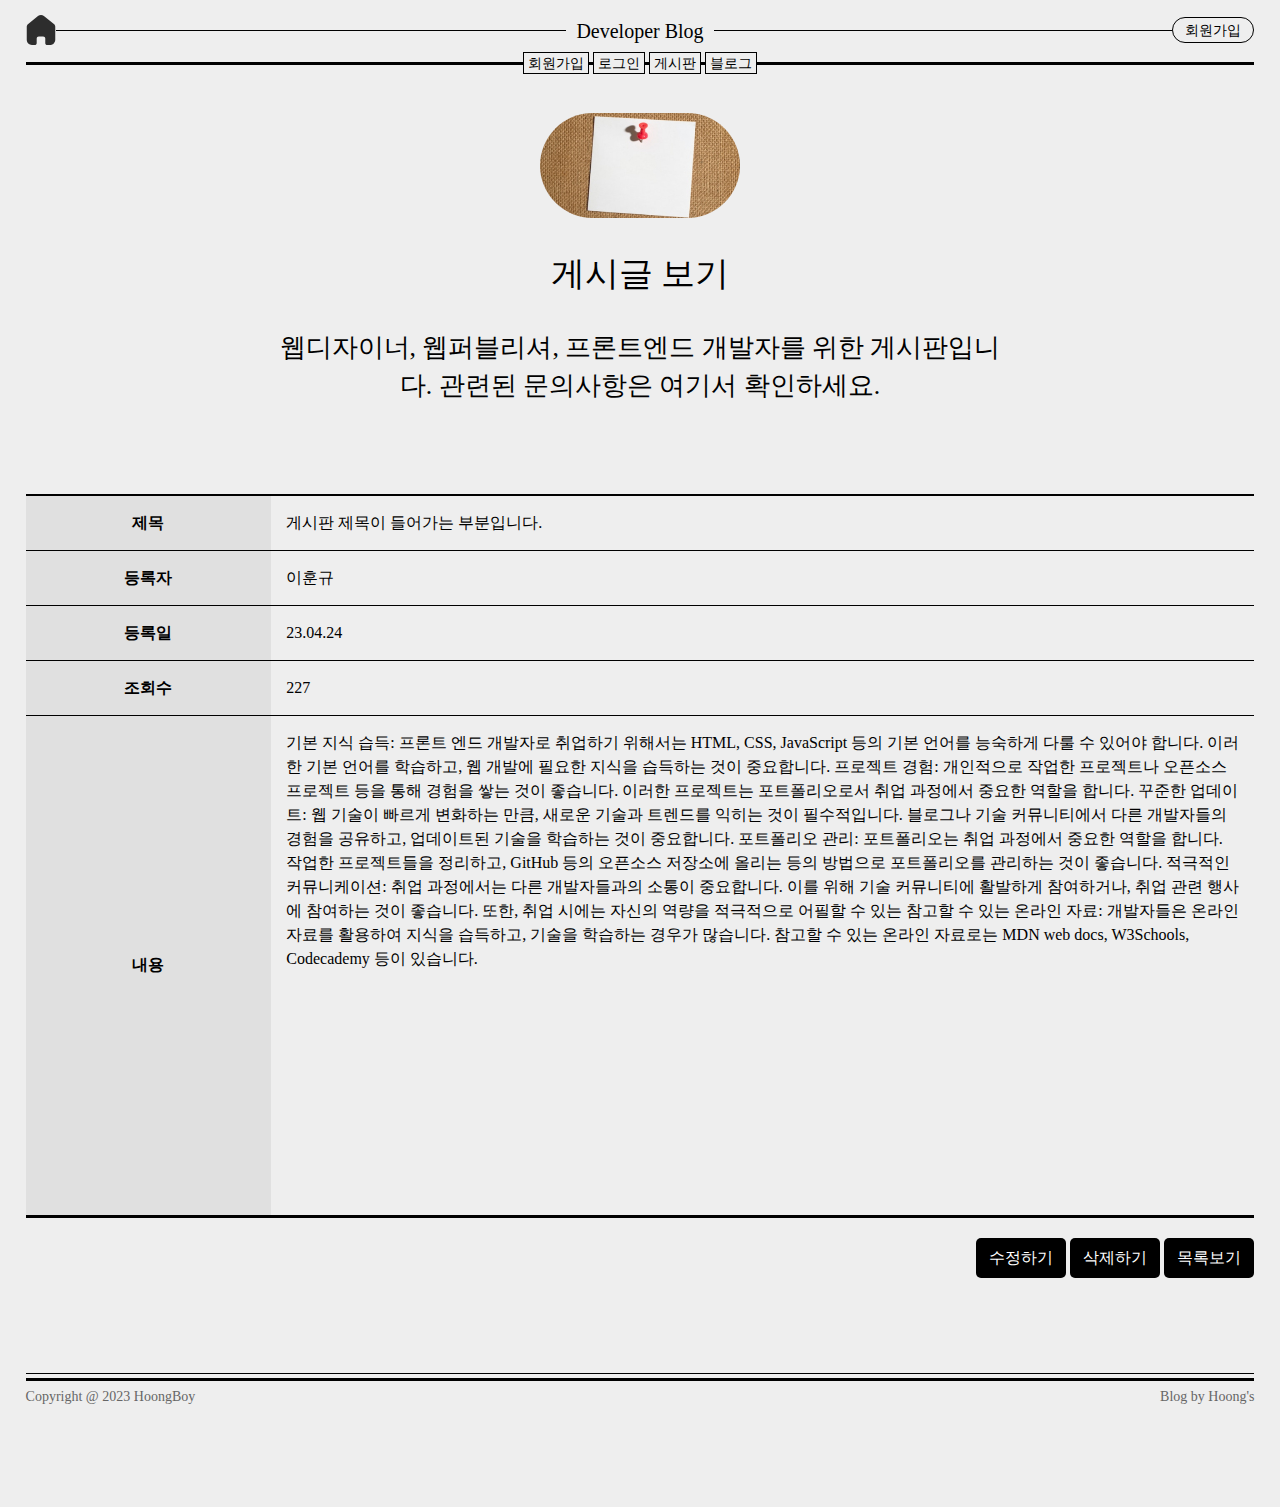
<file: html/boardView.html>
<!DOCTYPE html>
<html lang="en">
<head>
    <meta charset="UTF-8">
    <meta http-equiv="X-UA-Compatible" content="IE=edge">
    <meta name="viewport" content="width=device-width, initial-scale=1.0">
    <title>게시글 보기 페이지</title>

    <!-- CSS -->
    <link rel="stylesheet" href="assets/css/style.css">

    <!-- SCRIPT -->
    <script defer src="assets/js/common.js"></script>
    
</head>
<body class="gray">
    
    <div id="skip">
        <a href="#header">헤더 영역 바로가기</a>
        <a href="#main">컨텐츠 영역 바로가기</a>
        <a href="#footer">푸터 영역 바로가기</a>
    </div>
    <!-- //skip -->

    <header id="header">
        <div class="header__inner container">
            <div class="left">
                <a href="../index.html" class="star">
                    <span class="blind">메인으로</span>
                </a>
            </div>
            <h1 class="logo"><a href="main.html">Developer Blog</a></h1>
            <div class="right">
                <ul>
                    <li><a href="join.html">회원가입</a></li>
                </ul>
            </div>
        </div>
        <nav class="nav__inner">
            <ul>
                <li><a href="join.html">회원가입</a></li>
                <li><a href="login.html">로그인</a></li>
                <li><a href="board.html">게시판</a></li>
                <li><a href="blog.html">블로그</a></li>
            </ul>
        </nav>
    </header>
    <!-- //header -->

    <main id="main" class="container">
        <div class="intro__inner center">
            <picture class="board__images">
                <source srcset="assets/img/board01.jpg, assets/img/board01@2x.jpg 2x, assets/img/board01@3x.jpg 3x" />
                <img src="assets/img/board01.jpg" alt="소개이미지">
            </picture>
            <h2>게시글 보기</h2>
            <p class="intro__text">
                웹디자이너, 웹퍼블리셔, 프론트엔드 개발자를 위한 게시판입니다.
                관련된 문의사항은 여기서 확인하세요.
            </p>
        </div>
        <!-- intro__inner -->

        <div class="board__inner">
            <div class="board__view">
                <table>
                    <colgroup>
                        <col style="width: 20%;">
                        <col style="width: 80%;">
                    </colgroup>
                    <tbody>
                        <tr>
                            <th>제목</th>
                            <td>게시판 제목이 들어가는 부분입니다.</td>
                        </tr>
                        <tr>
                            <th>등록자</th>
                            <td>이훈규</td>
                        </tr>
                        <tr>
                            <th>등록일</th>
                            <td>23.04.24</td>
                        </tr>
                        <tr>
                            <th>조회수</th>
                            <td>227</td>
                        </tr>
                        <tr>
                            <th>내용</th>
                            <td>
                                기본 지식 습득: 프론트 엔드 개발자로 취업하기 위해서는 HTML, CSS, JavaScript 등의 기본 언어를 능숙하게 다룰 수 있어야 합니다. 이러한 기본 언어를 학습하고, 웹 개발에 필요한 지식을 습득하는 것이 중요합니다.
                                프로젝트 경험: 개인적으로 작업한 프로젝트나 오픈소스 프로젝트 등을 통해 경험을 쌓는 것이 좋습니다. 이러한 프로젝트는 포트폴리오로서 취업 과정에서 중요한 역할을 합니다.
                                꾸준한 업데이트: 웹 기술이 빠르게 변화하는 만큼, 새로운 기술과 트렌드를 익히는 것이 필수적입니다. 블로그나 기술 커뮤니티에서 다른 개발자들의 경험을 공유하고, 업데이트된 기술을 학습하는 것이 중요합니다.
                                포트폴리오 관리: 포트폴리오는 취업 과정에서 중요한 역할을 합니다. 작업한 프로젝트들을 정리하고, GitHub 등의 오픈소스 저장소에 올리는 등의 방법으로 포트폴리오를 관리하는 것이 좋습니다.
                                적극적인 커뮤니케이션: 취업 과정에서는 다른 개발자들과의 소통이 중요합니다. 이를 위해 기술 커뮤니티에 활발하게 참여하거나, 취업 관련 행사에 참여하는 것이 좋습니다. 또한, 취업 시에는 자신의 역량을 적극적으로 어필할 수 있는 
                                참고할 수 있는 온라인 자료: 개발자들은 온라인 자료를 활용하여 지식을 습득하고, 기술을 학습하는 경우가 많습니다. 참고할 수 있는 온라인 자료로는 MDN web docs, W3Schools, Codecademy 등이 있습니다. 
                            </td>
                        </tr>
                    </tbody>
                </table>
            </div>
            <div class="board__btn">
                <a href="#" class="btnStyle3">수정하기</a>
                <a href="#" class="btnStyle3">삭제하기</a>
                <a href="board.html" class="btnStyle3">목록보기</a>
            </div>
        </div>
    </main>
    <!-- //main -->

    <footer id="footer">
        <div class="footer__inner container btStyle mb100">
            <div>Copyright @ 2023 HoongBoy</div>
            <div>Blog by Hoong's</div>
        </div>
    </footer>
    <!-- //footer -->
</body>
</html>
</file>
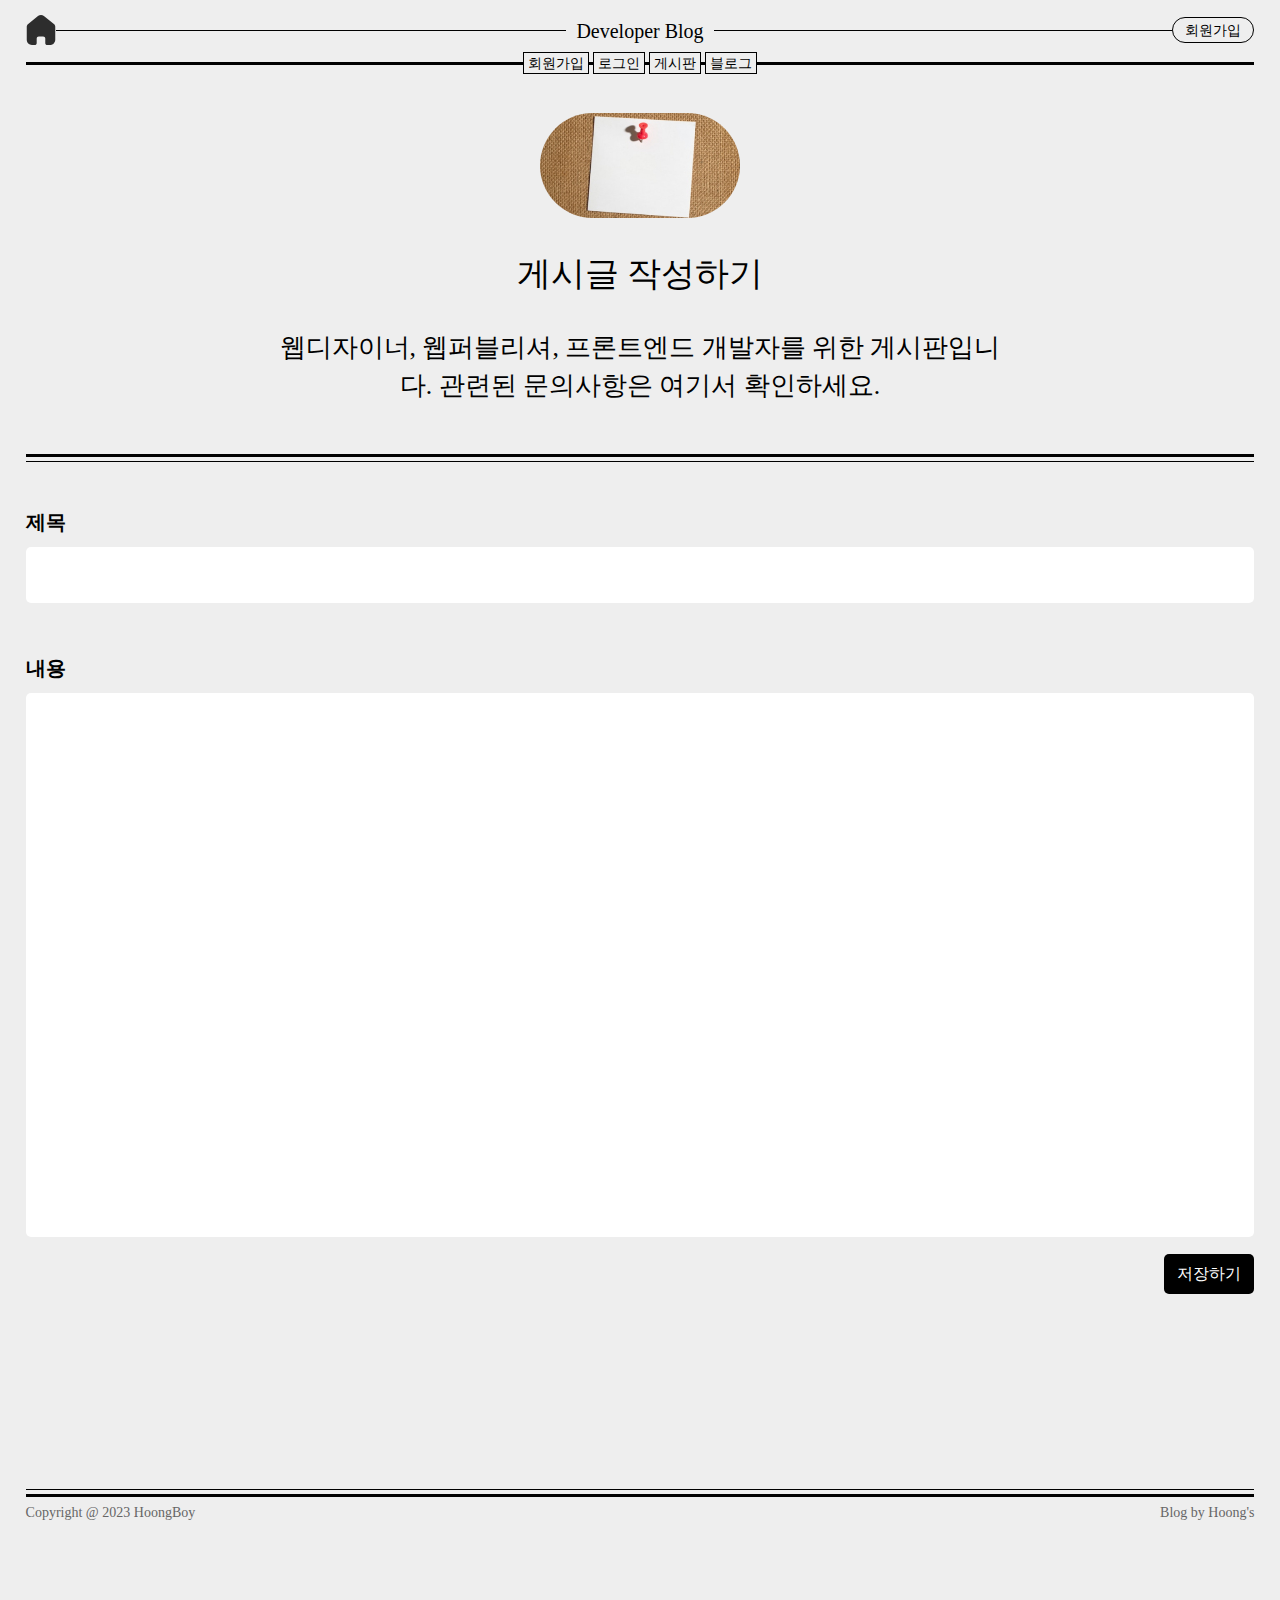
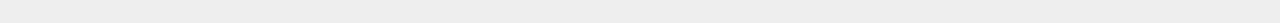
<file: html/boardWrite.html>
<!DOCTYPE html>
<html lang="en">
<head>
    <meta charset="UTF-8">
    <meta http-equiv="X-UA-Compatible" content="IE=edge">
    <meta name="viewport" content="width=device-width, initial-scale=1.0">
    <title>게시글 작성 페이지</title>

    <!-- CSS -->
    <link rel="stylesheet" href="assets/css/style.css">

    <!-- SCRIPT -->
    <script defer src="assets/js/common.js"></script>
    
</head>
<body class="gray">
    
    <div id="skip">
        <a href="#header">헤더 영역 바로가기</a>
        <a href="#main">컨텐츠 영역 바로가기</a>
        <a href="#footer">푸터 영역 바로가기</a>
    </div>
    <!-- //skip -->

    <header id="header">
        <div class="header__inner container">
            <div class="left">
                <a href="../index.html" class="star">
                    <span class="blind">메인으로</span>
                </a>
            </div>
            <h1 class="logo"><a href="main.html">Developer Blog</a></h1>
            <div class="right">
                <ul>
                    <li><a href="join.html">회원가입</a></li>
                </ul>
            </div>
        </div>
        <nav class="nav__inner">
            <ul>
                <li><a href="join.html">회원가입</a></li>
                <li><a href="login.html">로그인</a></li>
                <li><a href="board.html">게시판</a></li>
                <li><a href="blog.html">블로그</a></li>
            </ul>
        </nav>
    </header>
    <!-- //header -->

    <main id="main" class="container">
        <div class="intro__inner center bmStyle">
            <picture class="board__images">
                <source srcset="assets/img/board01.jpg, assets/img/board01@2x.jpg 2x, assets/img/board01@3x.jpg 3x" />
                <img src="assets/img/board01.jpg" alt="소개이미지">
            </picture>
            <h2>게시글 작성하기</h2>
            <p class="intro__text">
                웹디자이너, 웹퍼블리셔, 프론트엔드 개발자를 위한 게시판입니다.
                관련된 문의사항은 여기서 확인하세요.
            </p>
        </div>
        <!-- intro__inner -->

        <div class="board__inner">
            <div class="board__write">
                <form action="#" name="#" method="post">
                    <fieldset>
                        <legend class="blind">게시글 작성하기</legend>
                        <div>
                            <label for="boardTitle">제목</label>
                            <input type="text" id="boardTitle" name="boardTitle" class="inputStyle">
                        </div>
                        <div>
                            <label for="boardContents">내용</label>
                            <textarea name="boardContents" id="boardContents" rows="20" class="inputStyle"></textarea>
                        </div>
                        <button type="submit" class="btnStyle3">저장하기</button>
                    </fieldset>
                </form>
            </div>
        </div>
    </main>
    <!-- //main -->

    <footer id="footer">
        <div class="footer__inner container btStyle mb100">
            <div>Copyright @ 2023 HoongBoy</div>
            <div>Blog by Hoong's</div>
        </div>
    </footer>
    <!-- //footer -->
</body>
</html>
</file>
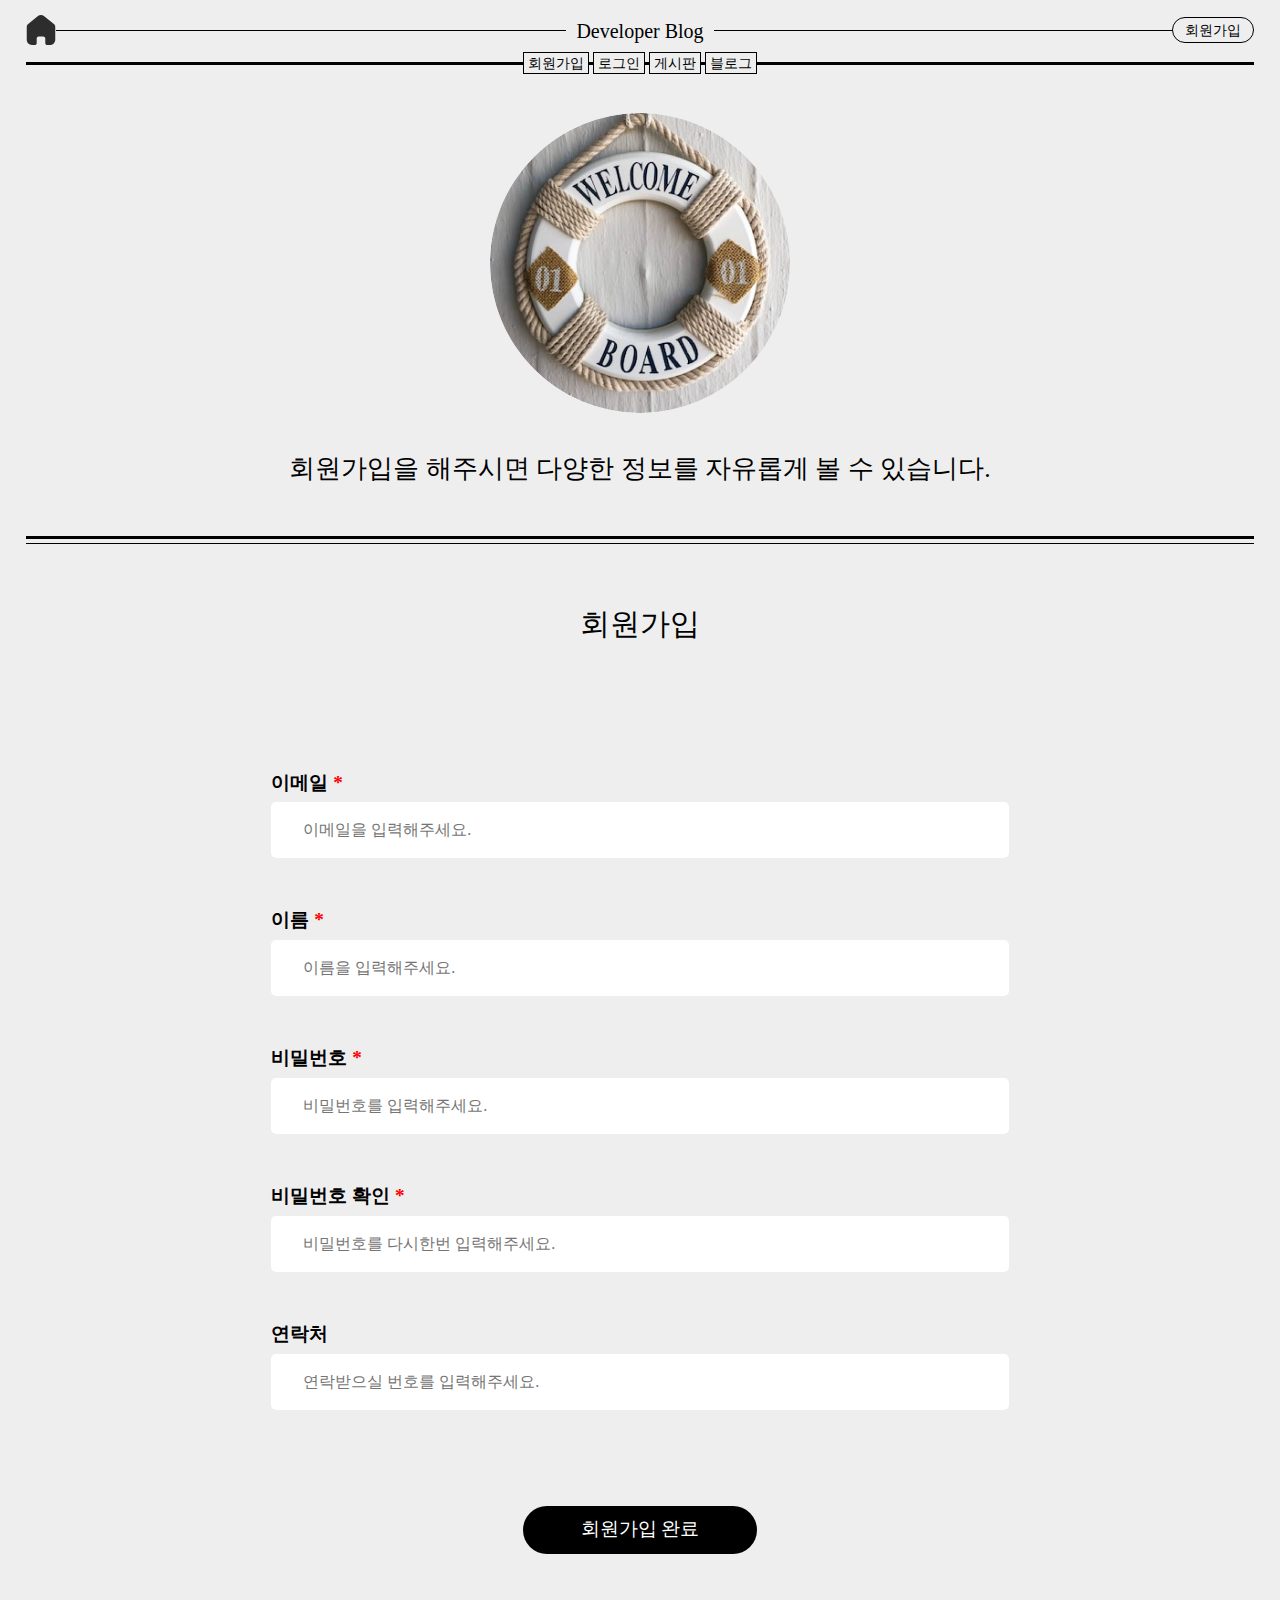
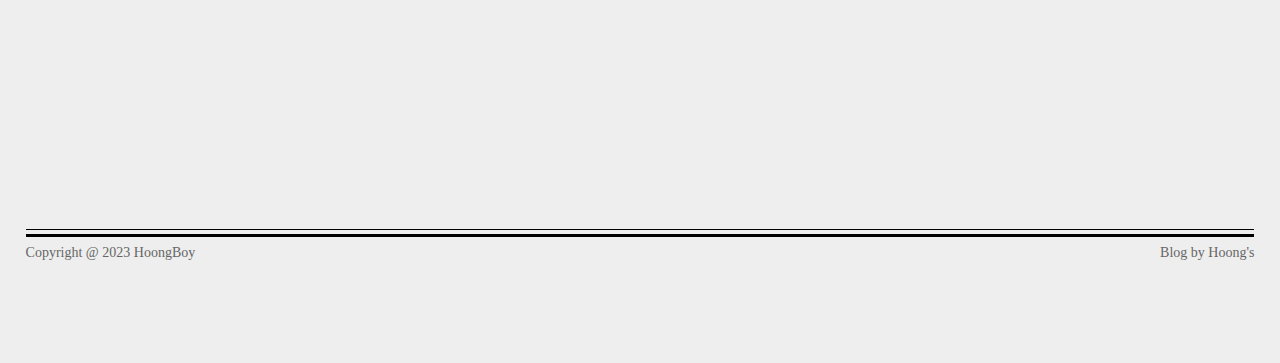
<file: html/join.html>
<!DOCTYPE html>
<html lang="en">
<head>
    <meta charset="UTF-8">
    <meta http-equiv="X-UA-Compatible" content="IE=edge">
    <meta name="viewport" content="width=device-width, initial-scale=1.0">
    <title>회원가입 페이지</title>

    <!-- CSS -->
    <link rel="stylesheet" href="assets/css/style.css">

    <!-- SCRIPT -->
    <script defer src="assets/js/common.js"></script>
    
</head>
<body class="gray">
    
    <div id="skip">
        <a href="#header">헤더 영역 바로가기</a>
        <a href="#main">컨텐츠 영역 바로가기</a>
        <a href="#footer">푸터 영역 바로가기</a>
    </div>
    <!-- //skip -->

    <header id="header">
        <div class="header__inner container">
            <div class="left">
                <a href="../index.html" class="star">
                    <span class="blind">메인으로</span>
                </a>
            </div>
            <h1 class="logo"><a href="main.html">Developer Blog</a></h1>
            <div class="right">
                <ul>
                    <li><a href="join.html">회원가입</a></li>
                </ul>
            </div>
        </div>
        <nav class="nav__inner">
            <ul>
                <li><a href="join.html">회원가입</a></li>
                <li><a href="login.html">로그인</a></li>
                <li><a href="board.html">게시판</a></li>
                <li><a href="blog.html">블로그</a></li>
            </ul>
        </nav>
    </header>
    <!-- //header -->

    <main id="main" class="container">
        <div class="intro__inner center bmStyle">
            <picture class="intro__images">
                <source srcset="assets/img/join01.png, assets/img/join01@2x.png 2x, assets/img/join01@3x.png 3x" />
                <img src="assets/img/join01.png" alt="회원가입 이미지">
            </picture>
            <p class="intro__text">
                회원가입을 해주시면 다양한 정보를 자유롭게 볼 수 있습니다.
            </p>
        </div>
        <!-- intro__inner -->

        <div class="join__inner">
            <h2>회원가입</h2>
            <div class="join__form">
                <form action="#" name="#" method="post">
                    <fieldset>
                        <legend class="blind">회원가입 영역</legend>
                        <div>
                            <label for="youEmail" class="required">이메일</label>
                            <input type="email" id="youEmail" name="youEmail" placeholder="이메일을 입력해주세요." class="inputStyle" required>
                        </div>
                        <div>
                            <label for="youName" class="required">이름</label>
                            <input type="text" id="youName" name="youName" placeholder="이름을 입력해주세요." class="inputStyle" required>
                        </div>
                        <div>
                            <label for="youPass" class="required">비밀번호</label>
                            <input type="password" id="youPass" name="youPass" placeholder="비밀번호를 입력해주세요." class="inputStyle" required>
                        </div>
                        <div>
                            <label for="youPassC" class="required">비밀번호 확인</label>
                            <input type="password" id="youPassC" name="youPassC" placeholder="비밀번호를 다시한번 입력해주세요." class="inputStyle" required>
                        </div>
                        <div>
                            <label for="youPhone">연락처</label>
                            <input type="text" id="youPhone" name="youPhone" placeholder="연락받으실 번호를 입력해주세요." class="inputStyle">
                        </div>
                        <button type="submit" class="btnStyle">회원가입 완료</button>
                    </fieldset>
                </form>
            </div>
        </div>
    </main>
    <!-- //main -->

    <footer id="footer">
        <div class="footer__inner container btStyle mb100">
            <div>Copyright @ 2023 HoongBoy</div>
            <div>Blog by Hoong's</div>
        </div>
    </footer>
    <!-- //footer -->
</body>
</html>
</file>
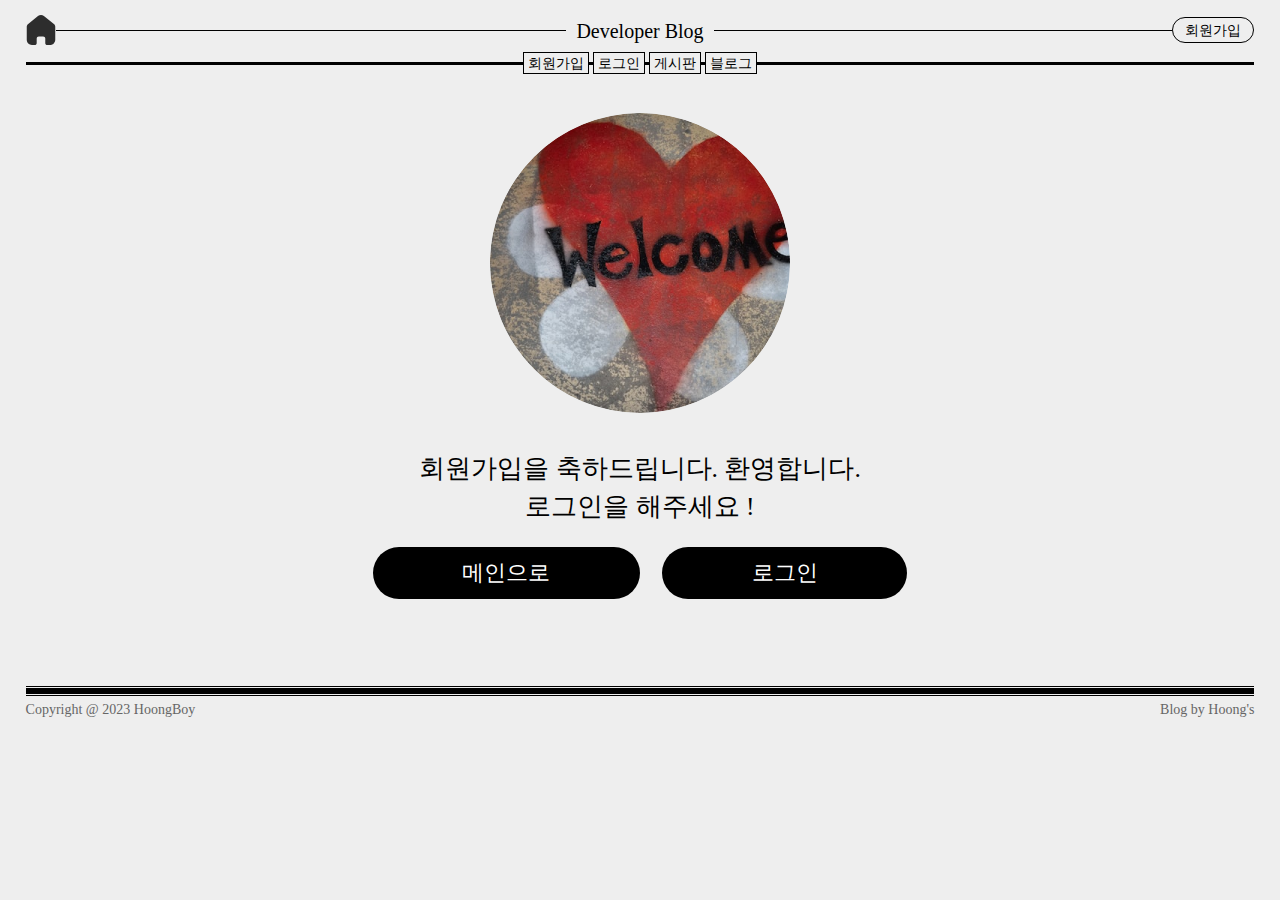
<file: html/joinEnd.html>
<!DOCTYPE html>
<html lang="en">
<head>
    <meta charset="UTF-8">
    <meta http-equiv="X-UA-Compatible" content="IE=edge">
    <meta name="viewport" content="width=device-width, initial-scale=1.0">
    <title>PHP 블로그 만들기</title>

    <!-- CSS -->
    <link rel="stylesheet" href="assets/css/style.css">

    <!-- SCRIPT -->
    <script defer src="assets/js/common.js"></script>
    
</head>
<body class="gray">
    
    <div id="skip">
        <a href="#header">헤더 영역 바로가기</a>
        <a href="#main">컨텐츠 영역 바로가기</a>
        <a href="#footer">푸터 영역 바로가기</a>
    </div>
    <!-- //skip -->

    <header id="header">
        <div class="header__inner container">
            <div class="left">
                <a href="../index.html" class="star">
                    <span class="blind">메인으로</span>
                </a>
            </div>
            <h1 class="logo"><a href="main.html">Developer Blog</a></h1>
            <div class="right">
                <ul>
                    <li><a href="join.html">회원가입</a></li>
                </ul>
            </div>
        </div>
        <nav class="nav__inner">
            <ul>
                <li><a href="join.html">회원가입</a></li>
                <li><a href="login.html">로그인</a></li>
                <li><a href="board.html">게시판</a></li>
                <li><a href="blog.html">블로그</a></li>
            </ul>
        </nav>
    </header>
    <!-- //header -->

    <main id="main" class="container">
        <div class="intro__inner center bmStyle">
            <picture class="intro__images">
                <source srcset="assets/img/joinend01.png, assets/img/joinend01@2x.png 2x, assets/img/joinend01@3x.png 3x" />
                <img src="assets/img/joinend01.png" alt="회원가입 이미지">
            </picture>
            <p class="intro__text">
                회원가입을 축하드립니다. 환영합니다.<br>
                로그인을 해주세요 !
            </p>
            <div class="intro__btn">
                <a href="#">메인으로</a>
                <a href="#">로그인</a>
            </div>
        </div>
        <!-- intro__inner -->

    </main>
    <!-- //main -->

    <footer id="footer">
        <div class="footer__inner container btStyle mb100">
            <div>Copyright @ 2023 HoongBoy</div>
            <div>Blog by Hoong's</div>
        </div>
    </footer>
    <!-- //footer -->
</body>
</html>
</file>
<file: html/assets/css/style.css>
@charset "UTF-8";

/* 기본 설정 */
@import "fonts.css";
@import "resets.css";
@import "vars.css";
@import "commons.css";

/* 레이아웃 */
@import "layout.css";

/* main */
@import "main.css";

/* intro */
@import "intro.css";

/* join */
@import "join.css";

/* login */
@import "login.css";

/* board */
@import "board.css";

/* blog */
@import "blog.css";
</file>
